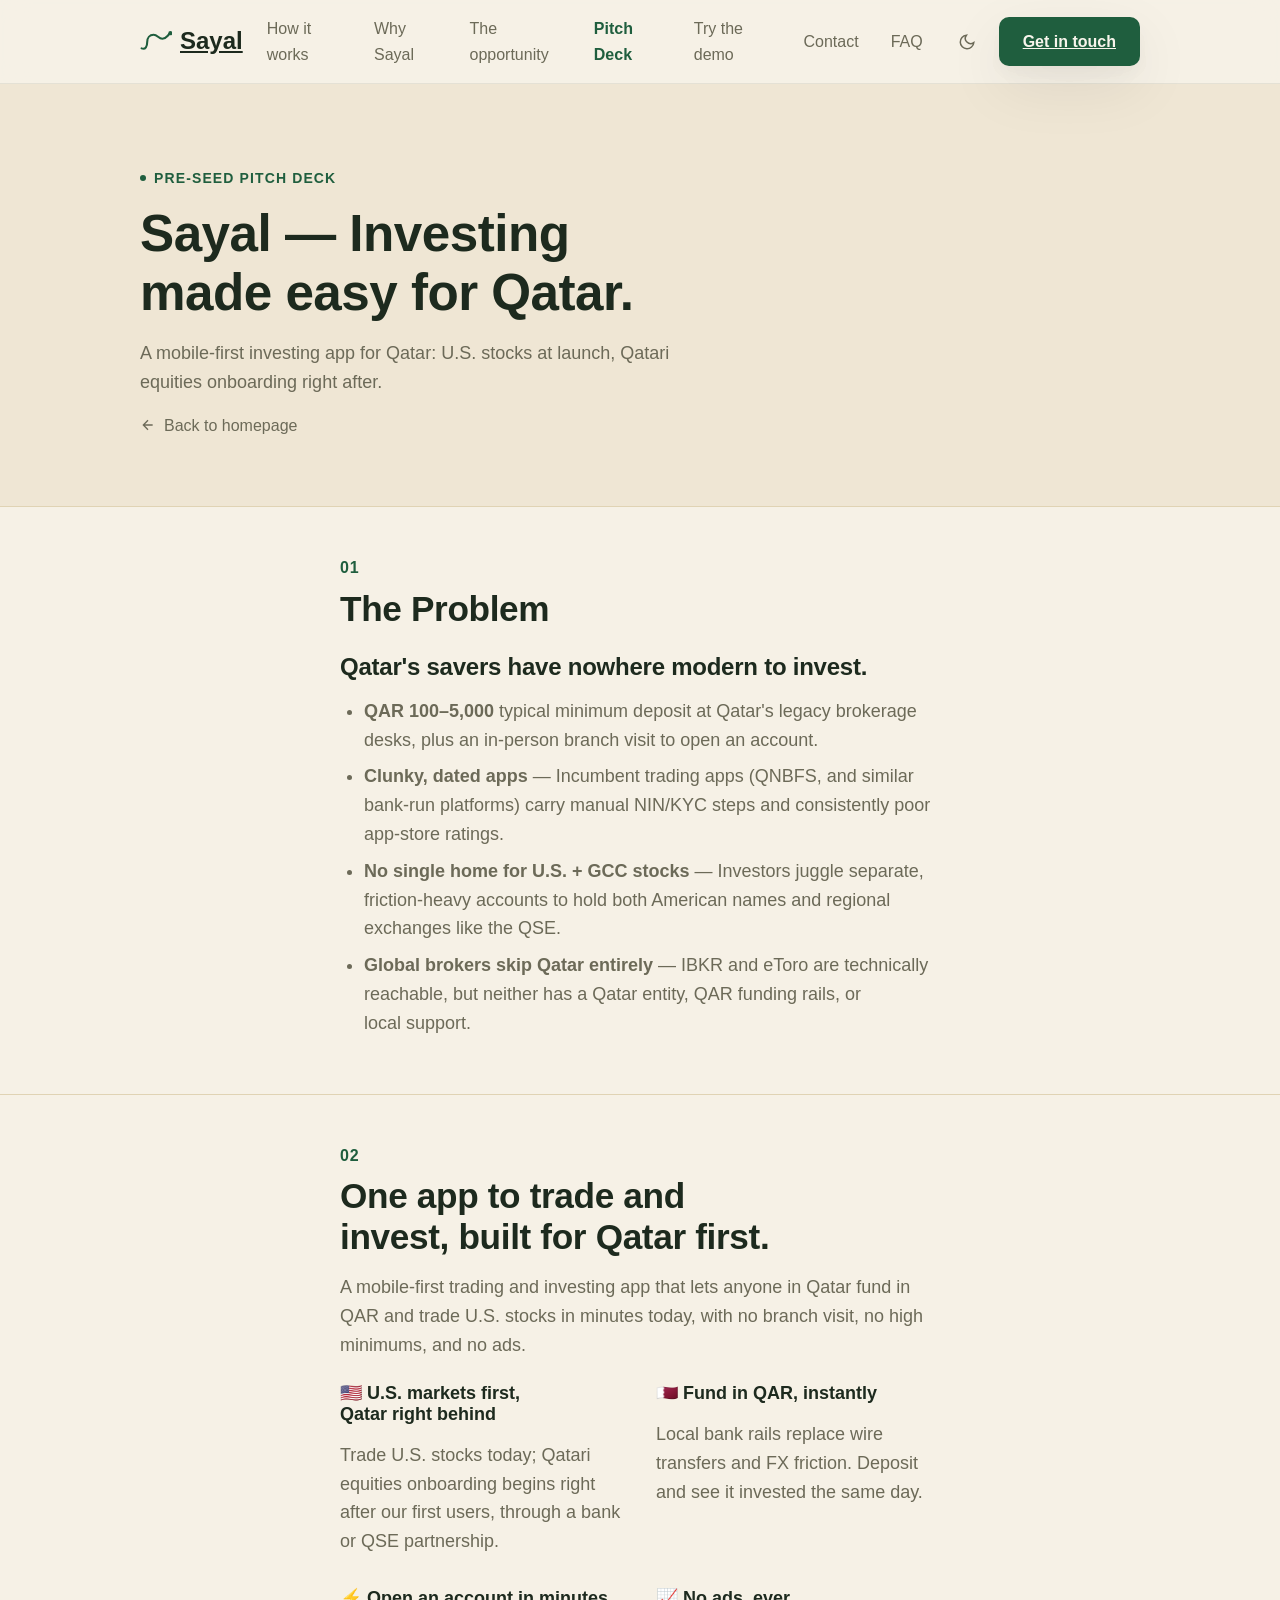
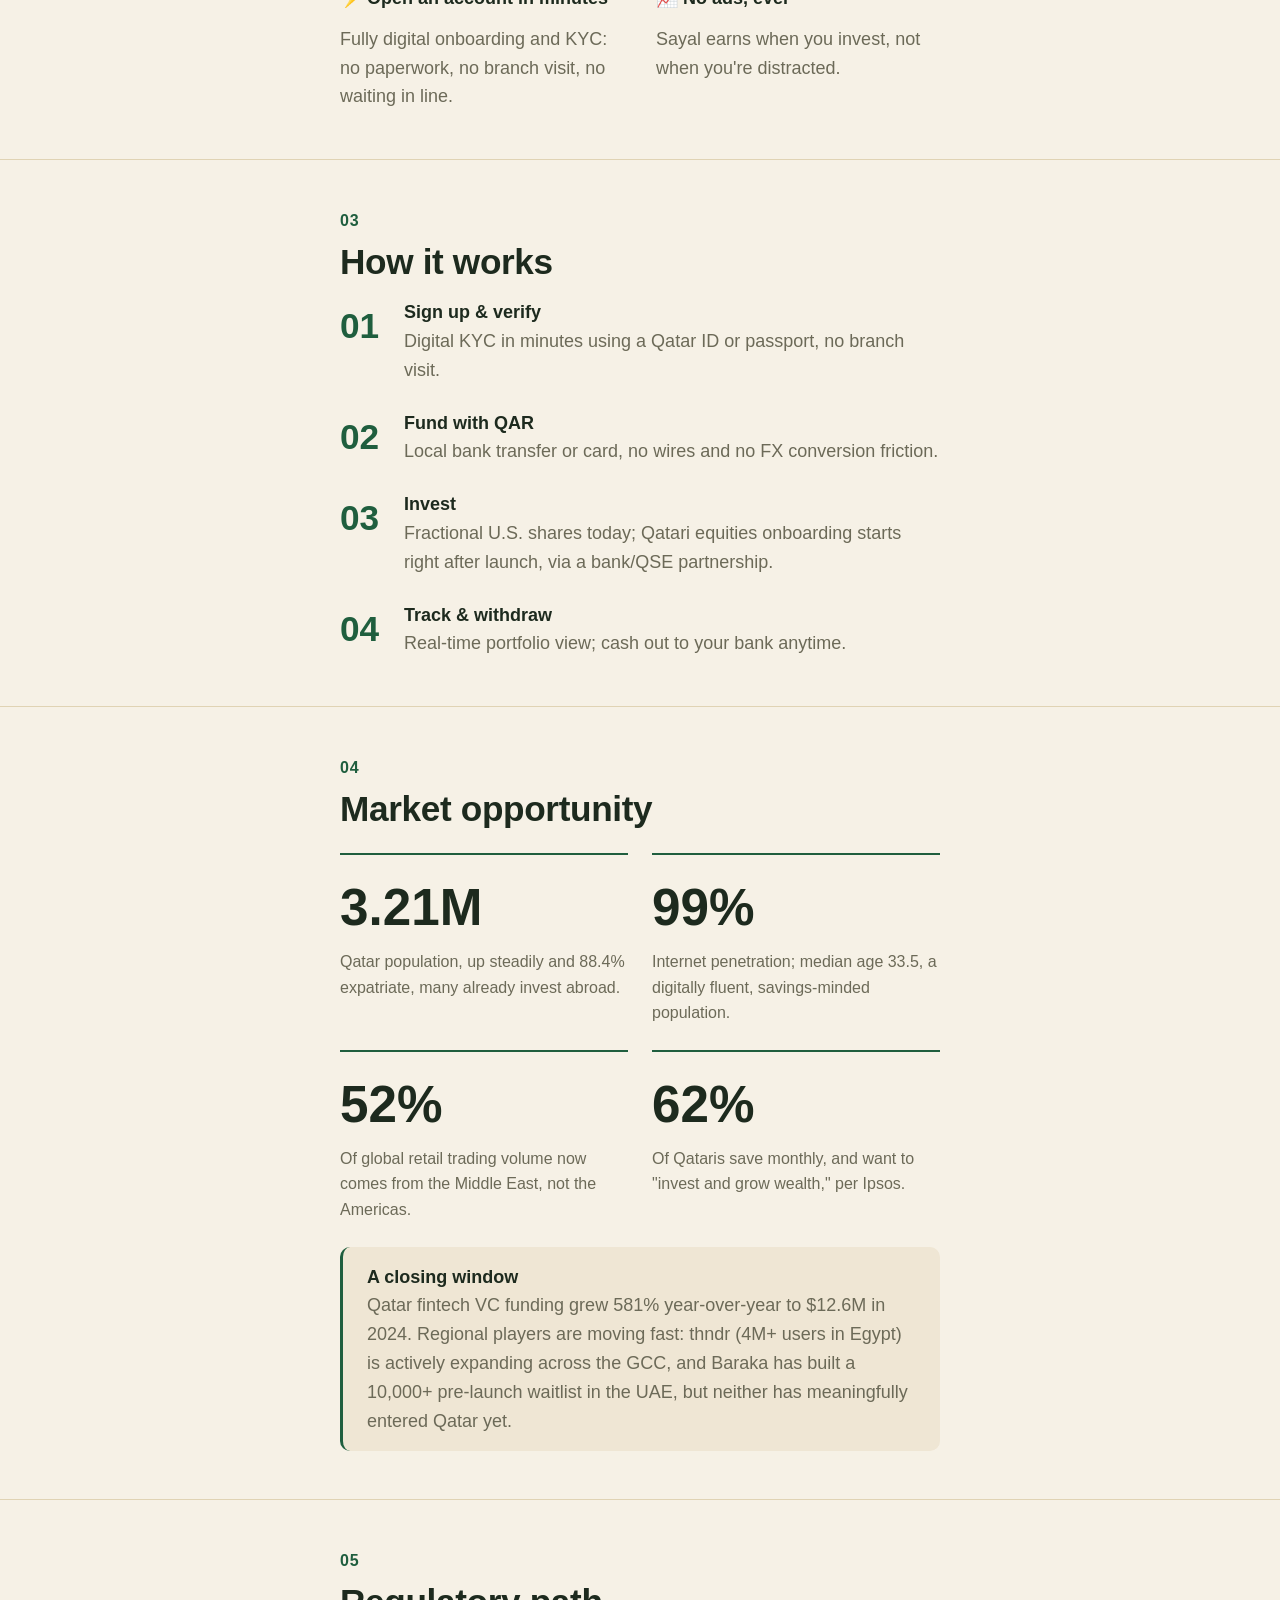
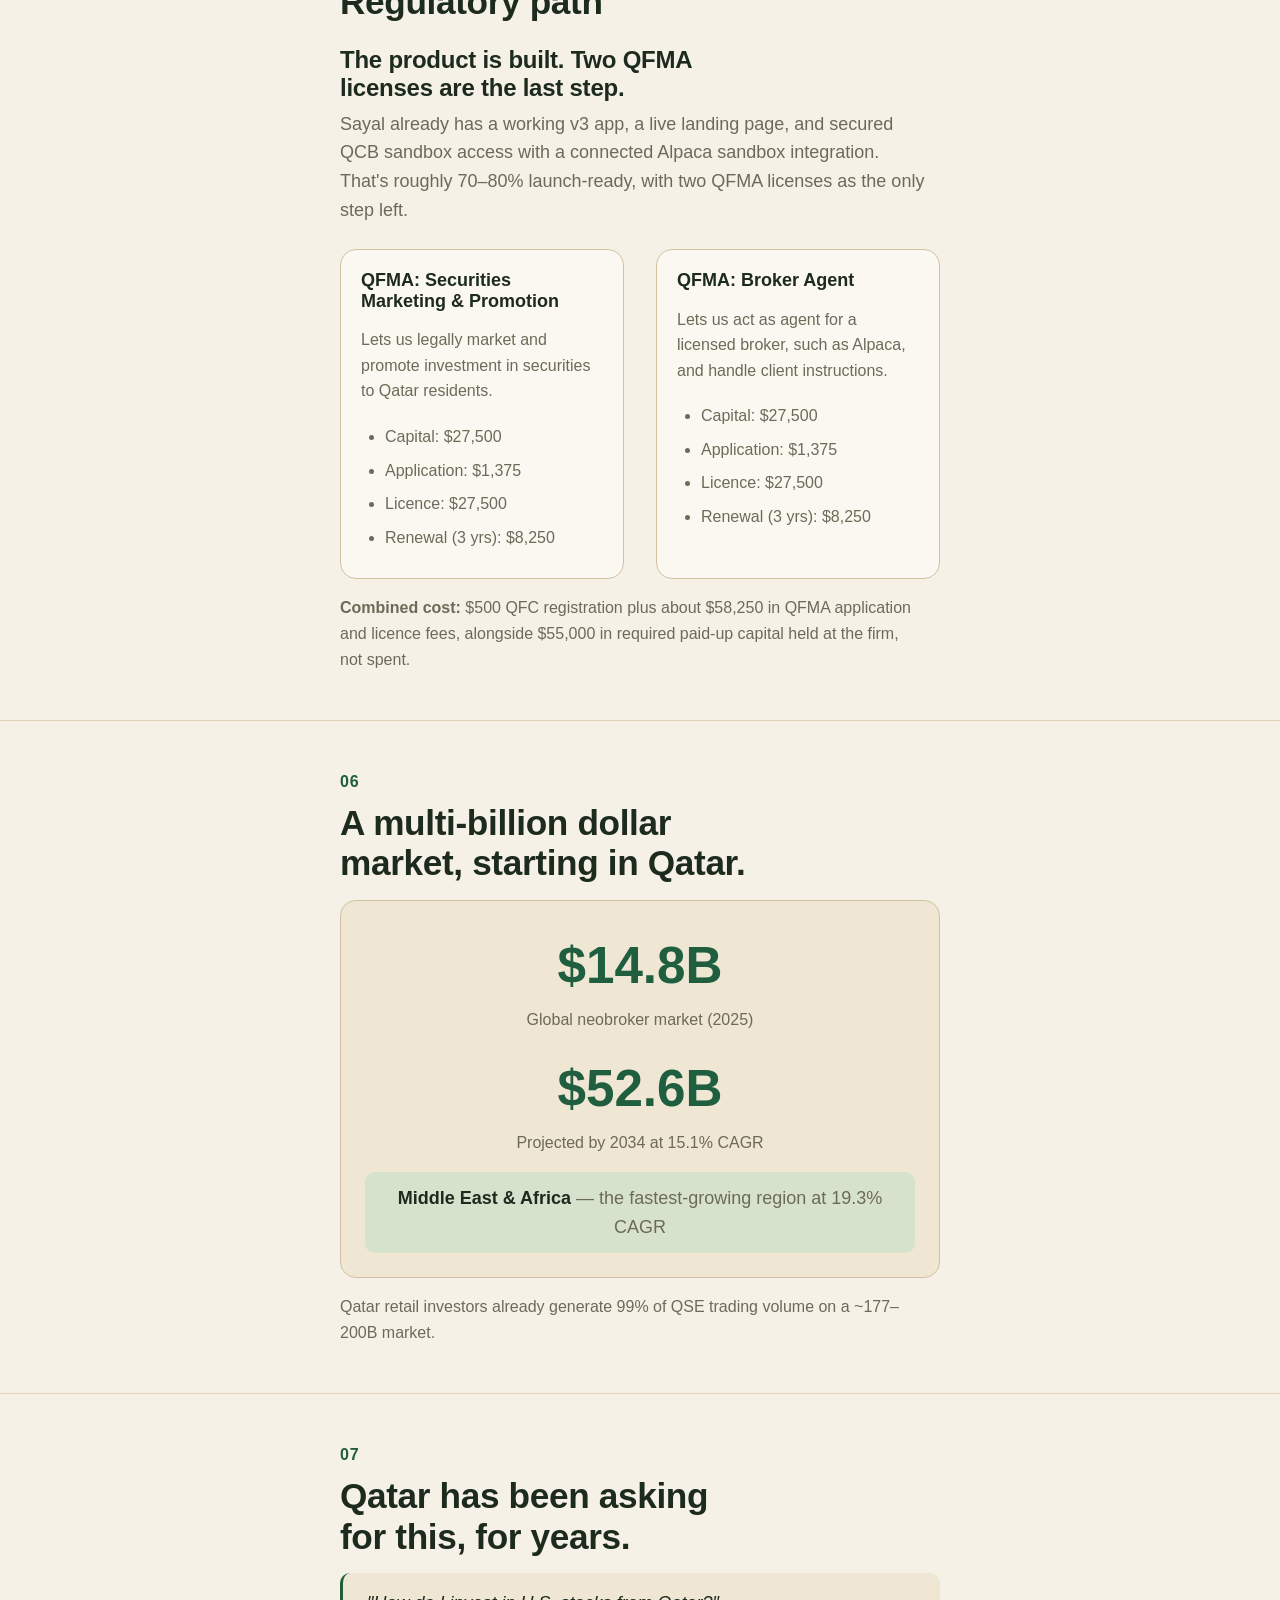
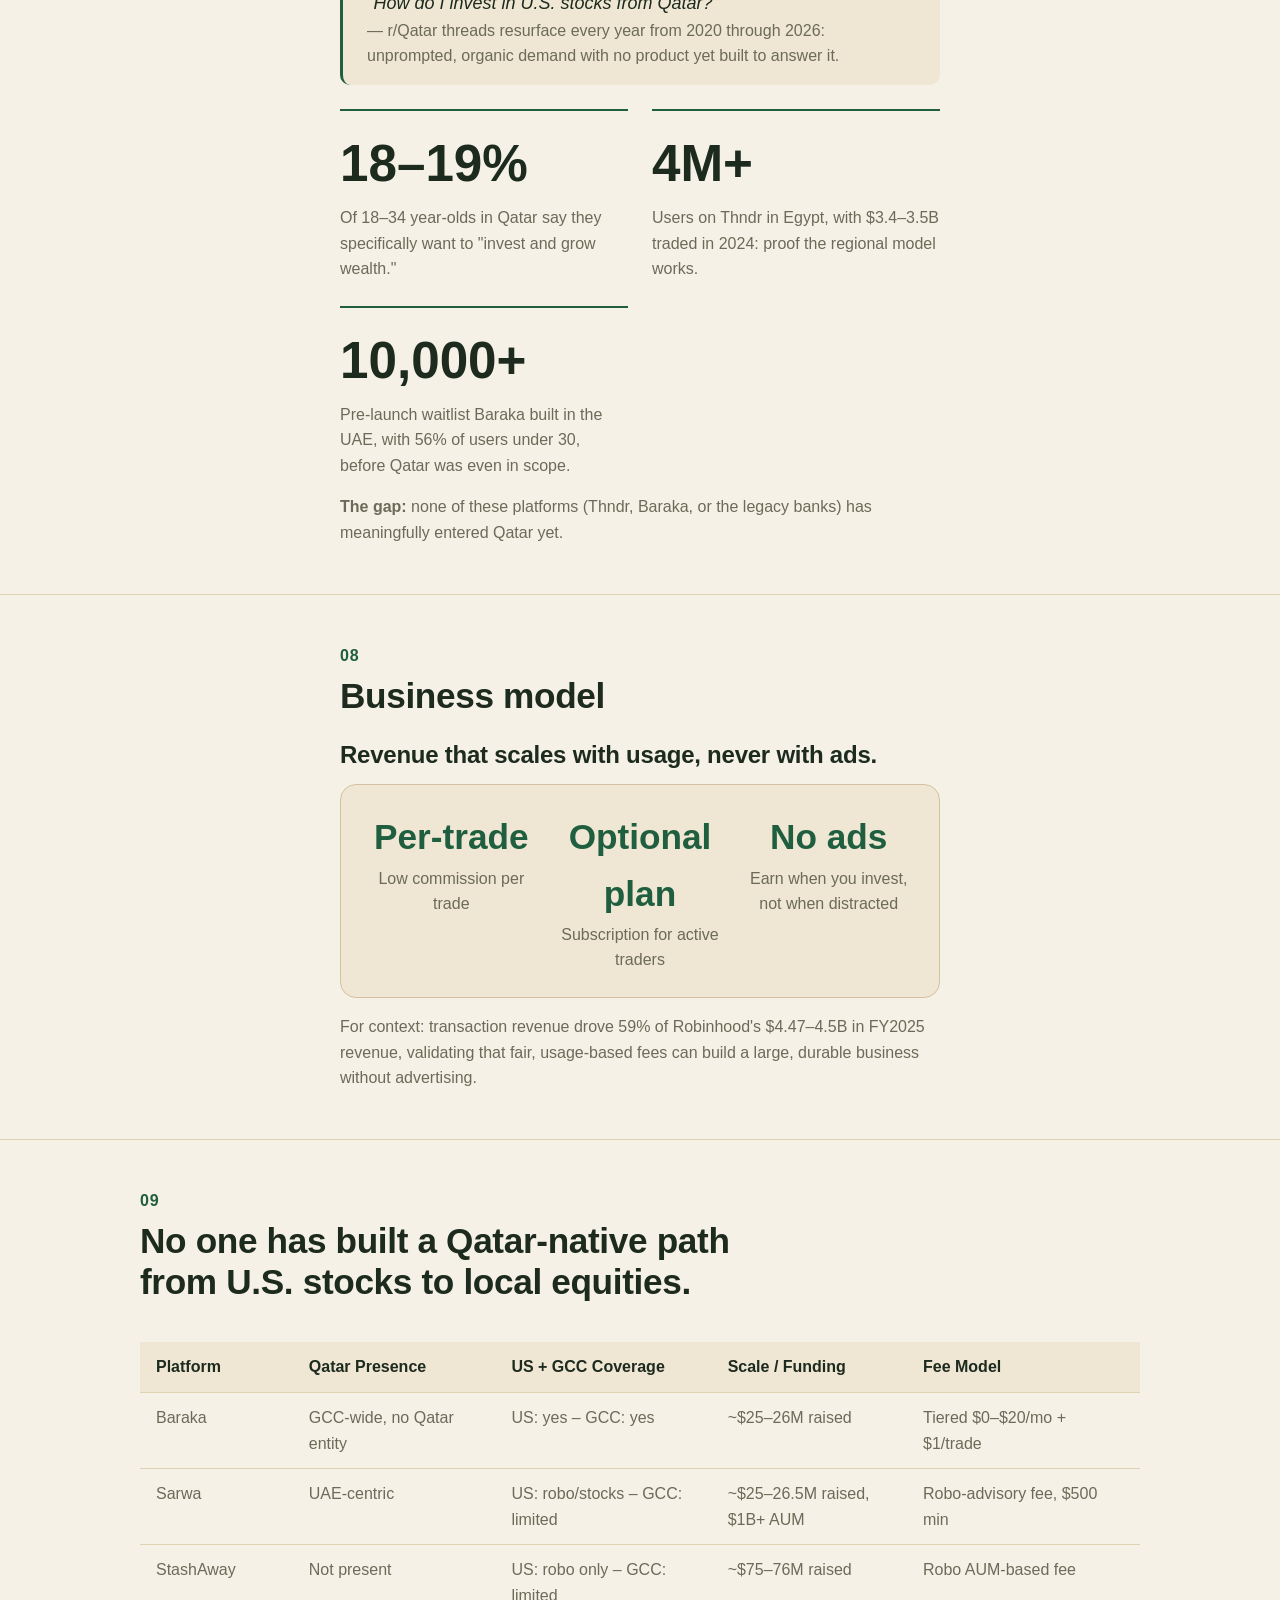
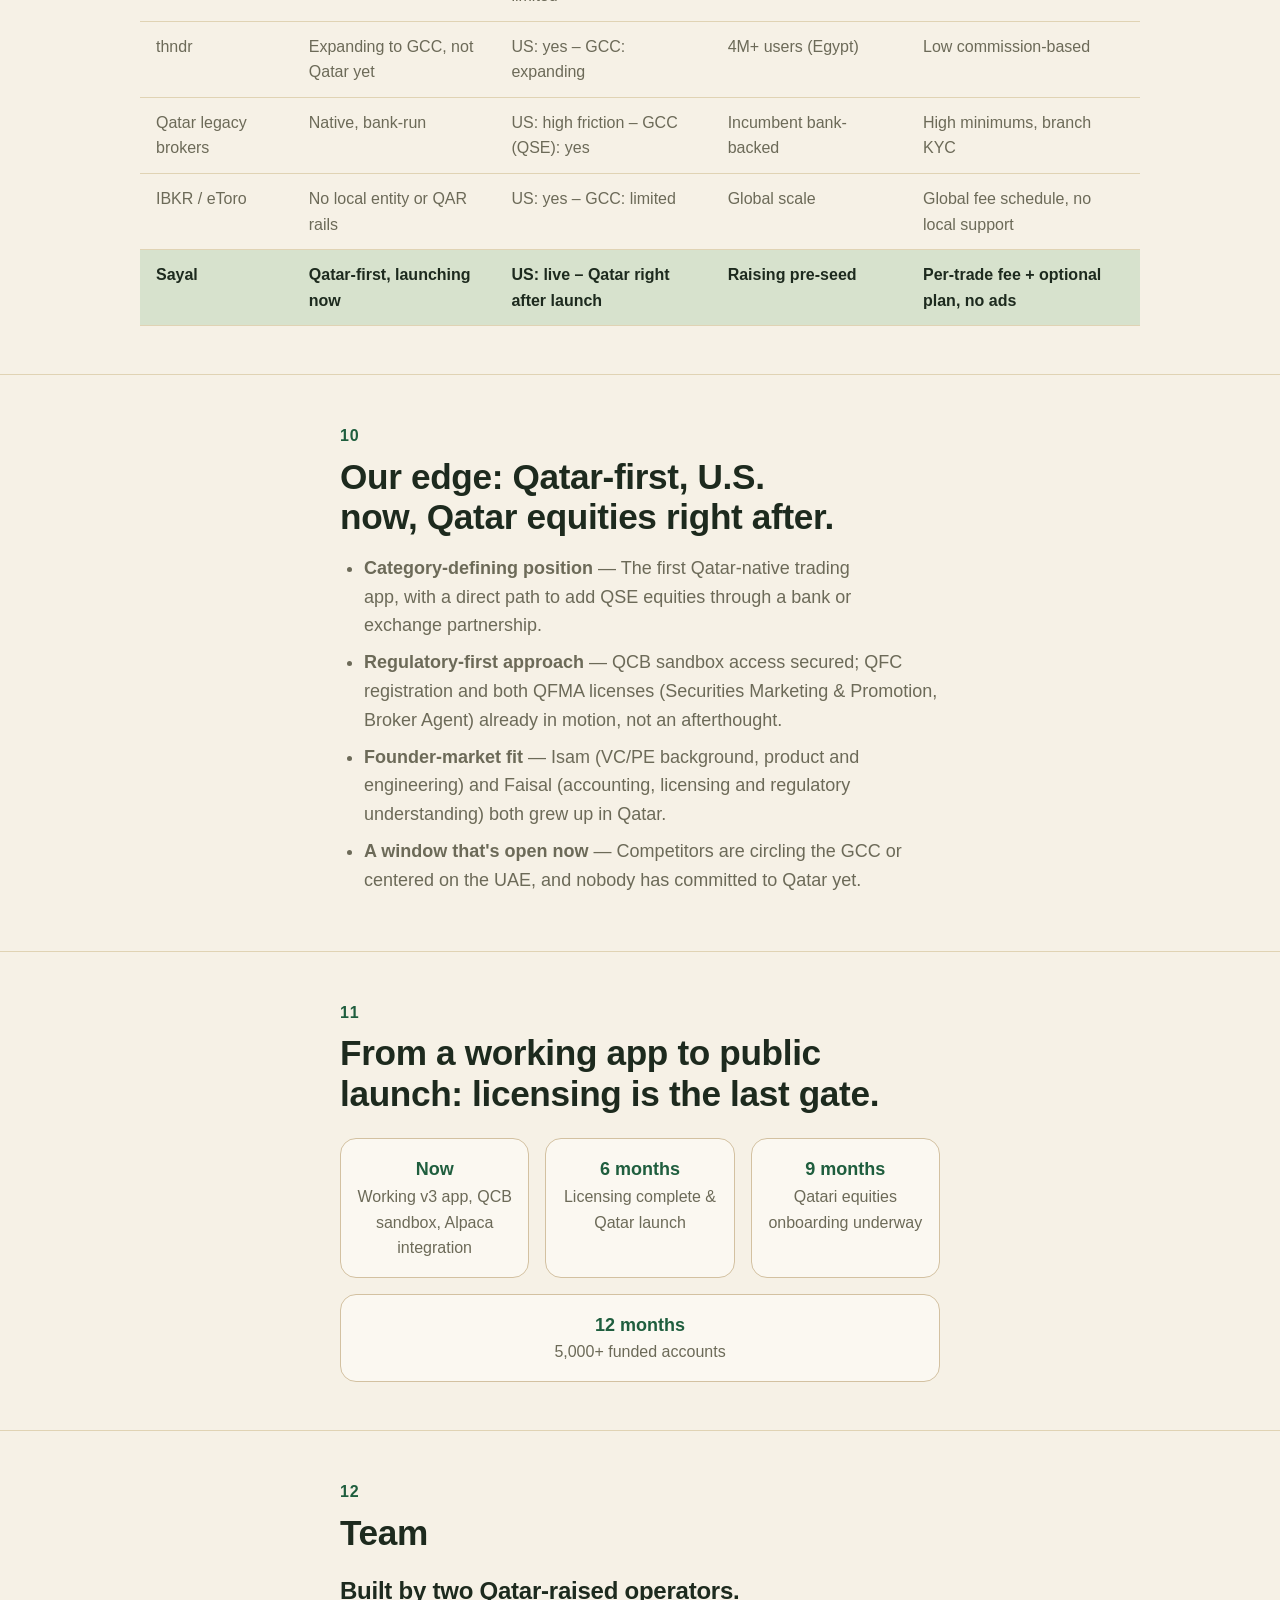
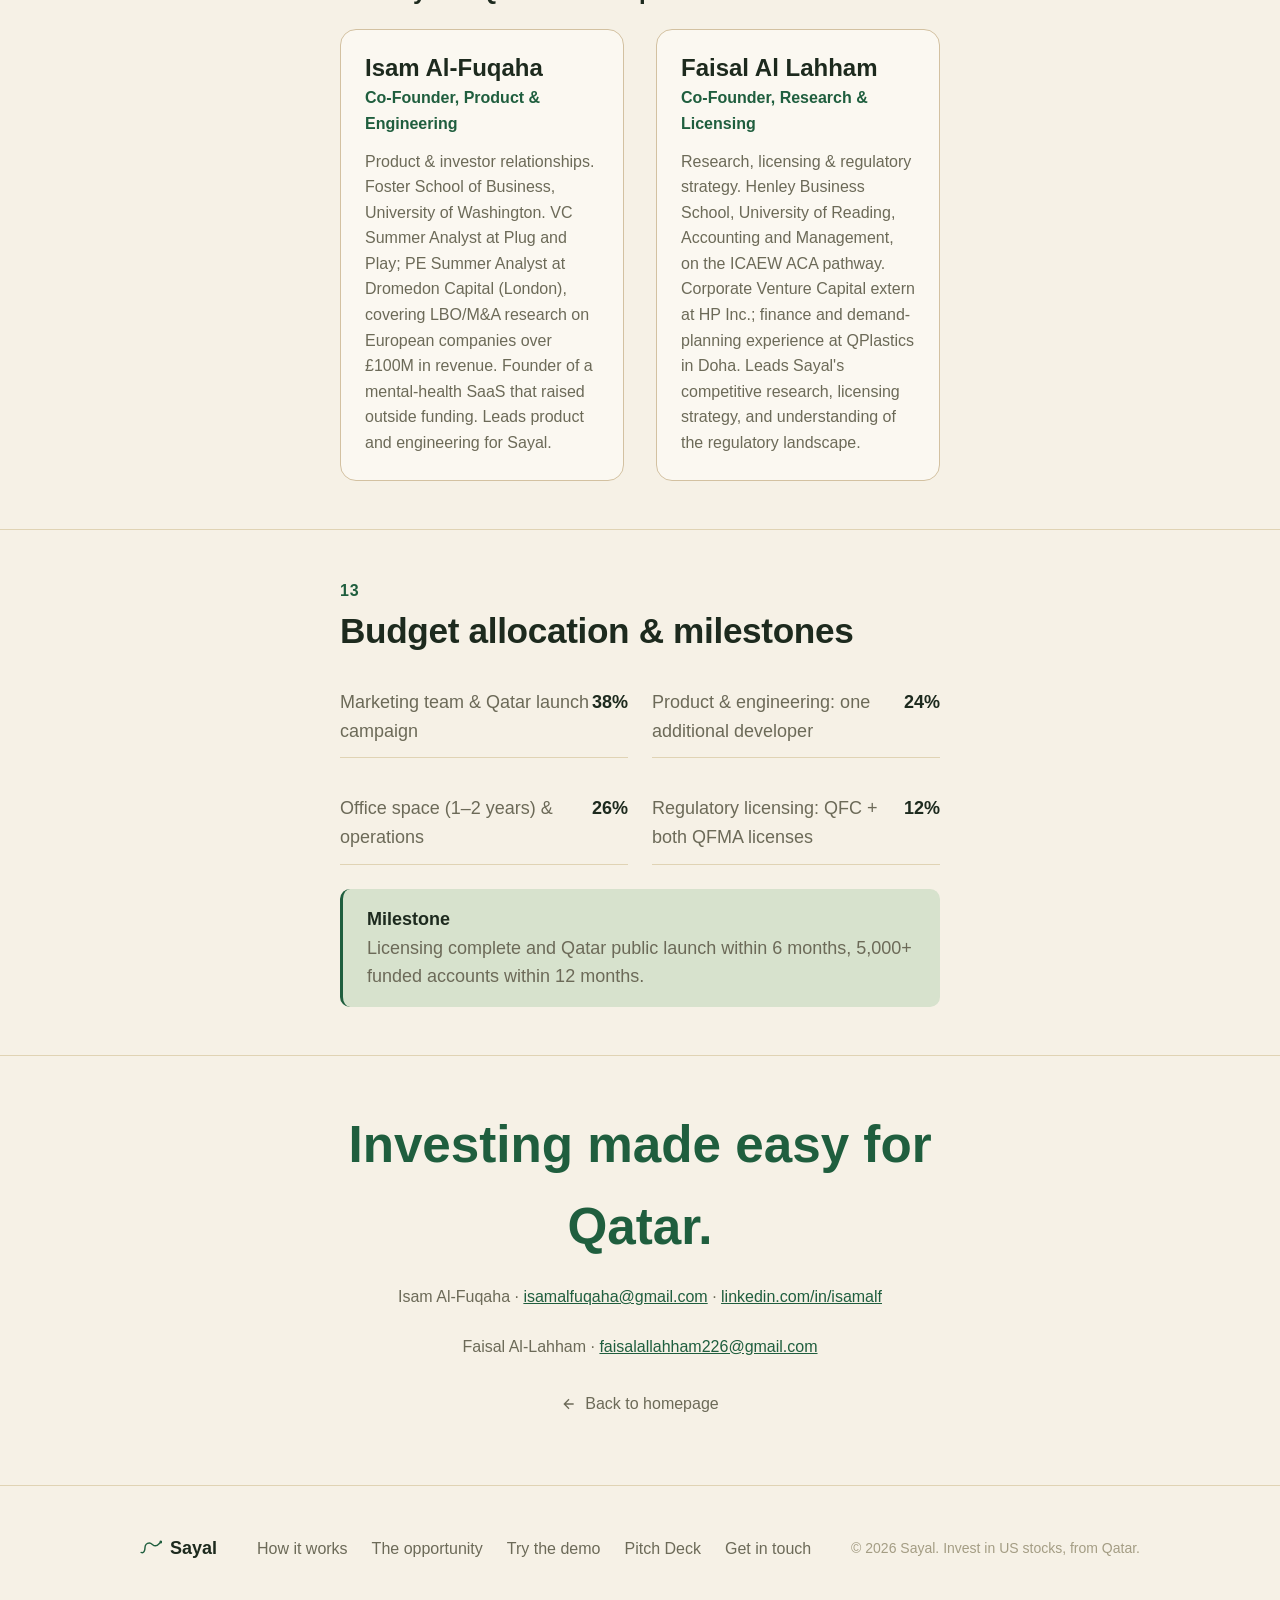
<file: index.html>
<!doctype html>
<html lang="en">
<head>
    <meta charset="UTF-8" />
    <meta name="viewport" content="width=device-width, initial-scale=1.0" />
    <title>Sayal — Pre‑Seed Pitch Deck</title>
    <meta name="description" content="Sayal's pre-seed pitch deck – invest in U.S. stocks from Qatar." />
    <meta property="og:title" content="Sayal — Pre‑Seed Pitch Deck" />
    <meta property="og:description" content="The complete pre-seed pitch deck for Sayal, the Qatar-first investing app." />
    <meta property="og:type" content="website" />

    <!-- Google Analytics -->
    <script async src="https://www.googletagmanager.com/gtag/js?id=G-SFCYG6K8Q2"></script>
    <script>
        window.dataLayer = window.dataLayer || [];
        function gtag() { dataLayer.push(arguments); }
        gtag('js', new Date());
        gtag('config', 'G-SFCYG6K8Q2');
    </script>

    <link rel="preconnect" href="https://api.fontshare.com" />
    <link rel="stylesheet" href="https://api.fontshare.com/v2/css?f[]=cabinet-grotesk@800,700,500&f[]=satoshi@400,500,700&display=swap" />

    <link rel="icon" type="image/svg+xml" href="data:image/svg+xml,%3Csvg xmlns='http://www.w3.org/2000/svg' viewBox='0 0 40 28'%3E%3Cpath d='M2 22c5 2 7-3 7-8s3-9 8-9 6 5 11 5 6-4 10-7' stroke='%231F5E3E' stroke-width='3' fill='none' stroke-linecap='round' stroke-linejoin='round'/%3E%3Ccircle cx='38' cy='3' r='3' fill='%231F5E3E'/%3E%3C/svg%3E" />

    <link rel="stylesheet" href="./base.css" />
    <link rel="stylesheet" href="./style.css" />

    <style>
        /* pitch-deck specific overrides */
        .pitch-deck-hero {
            padding-top: clamp(var(--space-12), 6vw, var(--space-20));
            padding-bottom: var(--space-16);
            background: var(--color-surface-offset);
            border-bottom: 1px solid var(--color-divider);
        }
        .pitch-deck-hero h1 {
            font-size: var(--text-2xl);
            max-width: 20ch;
        }
        .pitch-deck-hero .section-lede {
            max-width: 56ch;
        }

        .pitch-slide {
            padding-block: var(--space-12);
            border-bottom: 1px solid var(--color-divider);
        }
        .pitch-slide:last-of-type {
            border-bottom: none;
        }
        .pitch-slide .slide-number {
            font-family: var(--font-display);
            font-size: var(--text-sm);
            font-weight: 600;
            color: var(--color-primary);
            letter-spacing: 0.05em;
            margin-bottom: var(--space-2);
        }
        .pitch-slide h2 {
            font-size: var(--text-xl);
            font-weight: 700;
            margin-bottom: var(--space-4);
        }
        .pitch-slide h3 {
            font-size: var(--text-lg);
            font-weight: 600;
            margin-top: var(--space-6);
            margin-bottom: var(--space-2);
        }
        .pitch-slide h4 {
            font-family: var(--font-body);
            font-size: var(--text-base);
            font-weight: 700;
            margin-bottom: var(--space-1);
        }
        .pitch-slide p,
        .pitch-slide li {
            color: var(--color-text-muted);
            max-width: 68ch;
        }
        .pitch-slide ul,
        .pitch-slide ol {
            padding-left: var(--space-6);
            margin-top: var(--space-2);
        }
        .pitch-slide li {
            margin-bottom: var(--space-2);
        }
        .pitch-slide .stat-grid {
            display: grid;
            grid-template-columns: repeat(auto-fit, minmax(200px, 1fr));
            gap: var(--space-6);
            margin-top: var(--space-6);
        }
        .pitch-slide .stat-grid .stat-item {
            border-top: 2px solid var(--color-primary);
            padding-top: var(--space-3);
        }
        .pitch-slide .stat-grid .stat-item .number {
            font-family: var(--font-display);
            font-size: var(--text-2xl);
            font-weight: 700;
            color: var(--color-text);
        }
        .pitch-slide .stat-grid .stat-item .label {
            font-size: var(--text-sm);
            color: var(--color-text-muted);
        }

        .pitch-slide .two-col {
            display: grid;
            grid-template-columns: 1fr 1fr;
            gap: var(--space-8);
            margin-top: var(--space-6);
        }
        .pitch-slide .two-col .col {
            display: flex;
            flex-direction: column;
            gap: var(--space-3);
        }

        .pitch-slide .team-grid {
            display: grid;
            grid-template-columns: 1fr 1fr;
            gap: var(--space-8);
            margin-top: var(--space-6);
        }
        .pitch-slide .team-card {
            background: var(--color-surface);
            border: 1px solid var(--color-border);
            border-radius: var(--radius-lg);
            padding: var(--space-6);
        }
        .pitch-slide .team-card h4 {
            font-size: var(--text-lg);
            margin-bottom: var(--space-1);
        }
        .pitch-slide .team-card .role {
            font-size: var(--text-sm);
            font-weight: 600;
            color: var(--color-primary);
            margin-bottom: var(--space-3);
        }
        .pitch-slide .team-card p {
            font-size: var(--text-sm);
            color: var(--color-text-muted);
        }

        .pitch-slide .competition-table {
            width: 100%;
            border-collapse: collapse;
            font-size: var(--text-sm);
            margin-top: var(--space-6);
        }
        .pitch-slide .competition-table th,
        .pitch-slide .competition-table td {
            padding: var(--space-3) var(--space-4);
            border-bottom: 1px solid var(--color-divider);
            text-align: left;
            vertical-align: top;
        }
        .pitch-slide .competition-table th {
            font-weight: 600;
            color: var(--color-text);
            background: var(--color-surface-offset);
        }
        .pitch-slide .competition-table td {
            color: var(--color-text-muted);
        }
        .pitch-slide .competition-table .highlight-row td {
            background: var(--color-primary-highlight);
            color: var(--color-text);
            font-weight: 600;
        }
        .pitch-slide .competition-table .highlight-row td a {
            color: var(--color-primary);
            font-weight: 700;
        }

        .pitch-slide .chip {
            display: inline-block;
            background: var(--color-primary-highlight);
            color: var(--color-primary);
            font-size: var(--text-xs);
            font-weight: 600;
            padding: var(--space-1) var(--space-3);
            border-radius: var(--radius-full);
            margin-right: var(--space-2);
        }

        .pitch-slide .budget-grid {
            display: grid;
            grid-template-columns: 1fr 1fr;
            gap: var(--space-6);
            margin-top: var(--space-6);
        }
        .pitch-slide .budget-item {
            display: flex;
            justify-content: space-between;
            padding: var(--space-3) 0;
            border-bottom: 1px solid var(--color-divider);
        }
        .pitch-slide .budget-item .label {
            color: var(--color-text-muted);
        }
        .pitch-slide .budget-item .value {
            font-weight: 600;
            color: var(--color-text);
        }

        .back-link {
            display: inline-flex;
            align-items: center;
            gap: var(--space-2);
            font-size: var(--text-sm);
            color: var(--color-text-muted);
            text-decoration: none;
            margin-top: var(--space-4);
        }
        .back-link:hover {
            color: var(--color-text);
        }
        .back-link svg {
            width: 16px;
            height: 16px;
        }

        @media (max-width: 768px) {
            .pitch-slide .two-col {
                grid-template-columns: 1fr;
                gap: var(--space-4);
            }
            .pitch-slide .team-grid {
                grid-template-columns: 1fr;
            }
            .pitch-slide .budget-grid {
                grid-template-columns: 1fr;
            }
            .pitch-slide .competition-table {
                font-size: var(--text-xs);
            }
            .pitch-slide .competition-table th,
            .pitch-slide .competition-table td {
                padding: var(--space-2) var(--space-2);
            }
            .pitch-slide .stat-grid {
                grid-template-columns: 1fr;
            }
        }
        @media (max-width: 480px) {
            .pitch-slide .competition-table {
                display: block;
                overflow-x: auto;
                white-space: nowrap;
            }
        }
    </style>
</head>
<body>
    <a href="#main" class="skip-link">Skip to content</a>

    <!-- Icon sprite defs -->
    <svg width="0" height="0" style="position:absolute">
        <defs>
            <pattern id="dot-grid" width="22" height="22" patternUnits="userSpaceOnUse">
                <circle cx="2" cy="2" r="1.4" fill="currentColor" opacity="0.35" />
            </pattern>
        </defs>
    </svg>

    <!-- ================= HEADER ================= -->
    <header class="site-header" data-header>
        <nav class="nav container" aria-label="Primary">
            <a href="./index.html" class="logo" aria-label="Sayal home">
                <svg viewBox="0 0 40 28" fill="none" aria-hidden="true">
                    <path d="M2 22c5 2 7-3 7-8s3-9 8-9 6 5 11 5 6-4 10-7" stroke="currentColor" stroke-width="2.6" stroke-linecap="round" stroke-linejoin="round" />
                    <circle cx="38" cy="3" r="2.6" fill="currentColor" />
                </svg>
                Sayal
            </a>

            <div class="nav-links">
                <a href="./index.html#how-it-works">How it works</a>
                <a href="./index.html#why-sayal">Why Sayal</a>
                <a href="./index.html#opportunity">The opportunity</a>
                <a href="./pitch-deck.html" aria-current="page" style="color:var(--color-primary);font-weight:600;">Pitch Deck</a>
                <a href="./index.html#demo">Try the demo</a>
                <a href="./index.html#contact">Contact</a>
                <a href="./index.html#faq">FAQ</a>
            </div>

            <div class="nav-actions">
                <button class="theme-toggle" data-theme-toggle aria-label="Switch to dark mode">
                    <svg viewBox="0 0 24 24" fill="none" stroke="currentColor" stroke-width="2" aria-hidden="true"><path d="M21 12.79A9 9 0 1 1 11.21 3 7 7 0 0 0 21 12.79z"/></svg>
                </button>
                <a href="./index.html#contact" class="btn btn-primary">Get in touch</a>
                <button class="nav-toggle" data-menu-toggle aria-label="Open menu" aria-expanded="false">
                    <svg viewBox="0 0 24 24" fill="none" stroke="currentColor" stroke-width="2" aria-hidden="true"><line x1="4" y1="7" x2="20" y2="7"/><line x1="4" y1="12" x2="20" y2="12"/><line x1="4" y1="17" x2="20" y2="17"/></svg>
                </button>
            </div>
        </nav>
    </header>

    <div class="mobile-menu" data-mobile-menu>
        <a href="./index.html#how-it-works" data-menu-link>How it works</a>
        <a href="./index.html#why-sayal" data-menu-link>Why Sayal</a>
        <a href="./index.html#opportunity" data-menu-link>The opportunity</a>
        <a href="./pitch-deck.html" data-menu-link style="color:var(--color-primary);font-weight:600;">Pitch Deck</a>
        <a href="./index.html#demo" data-menu-link>Try the demo</a>
        <a href="./index.html#contact" data-menu-link>Contact</a>
        <a href="./index.html#faq" data-menu-link>FAQ</a>
        <a href="./index.html#contact" class="btn btn-primary" data-menu-link>Get in touch</a>
    </div>

    <!-- ================= MAIN ================= -->
    <main id="main">

        <!-- ===== HERO ===== -->
        <section class="pitch-deck-hero">
            <div class="container">
                <p class="eyebrow">Pre‑Seed Pitch Deck</p>
                <h1>Sayal — Investing made easy for Qatar.</h1>
                <p class="section-lede">A mobile-first investing app for Qatar: U.S. stocks at launch, Qatari equities onboarding right after.</p>
                <a href="./index.html" class="back-link">
                    <svg viewBox="0 0 24 24" fill="none" stroke="currentColor" stroke-width="2"><path d="M19 12H5M12 19l-7-7 7-7"/></svg>
                    Back to homepage
                </a>
            </div>
        </section>

        <!-- ===== SLIDE 1: THE PROBLEM ===== -->
        <section class="pitch-slide">
            <div class="container container--narrow">
                <p class="slide-number">01</p>
                <h2>The Problem</h2>
                <h3 style="font-size:var(--text-lg);font-weight:700;margin-bottom:var(--space-4);">Qatar's savers have nowhere modern to invest.</h3>
                <ul>
                    <li><strong>QAR 100–5,000</strong> typical minimum deposit at Qatar's legacy brokerage desks, plus an in-person branch visit to open an account.</li>
                    <li><strong>Clunky, dated apps</strong> — Incumbent trading apps (QNBFS, and similar bank-run platforms) carry manual NIN/KYC steps and consistently poor app-store ratings.</li>
                    <li><strong>No single home for U.S. + GCC stocks</strong> — Investors juggle separate, friction-heavy accounts to hold both American names and regional exchanges like the QSE.</li>
                    <li><strong>Global brokers skip Qatar entirely</strong> — IBKR and eToro are technically reachable, but neither has a Qatar entity, QAR funding rails, or local support.</li>
                </ul>
            </div>
        </section>

        <!-- ===== SLIDE 2: THE SOLUTION ===== -->
        <section class="pitch-slide">
            <div class="container container--narrow">
                <p class="slide-number">02</p>
                <h2>One app to trade and invest, built for Qatar first.</h2>
                <p>A mobile-first trading and investing app that lets anyone in Qatar fund in QAR and trade U.S. stocks in minutes today, with no branch visit, no high minimums, and no ads.</p>
                <div class="two-col" style="margin-top:var(--space-6);">
                    <div class="col">
                        <h4>🇺🇸 U.S. markets first, Qatar right behind</h4>
                        <p>Trade U.S. stocks today; Qatari equities onboarding begins right after our first users, through a bank or QSE partnership.</p>
                    </div>
                    <div class="col">
                        <h4>🇶🇦 Fund in QAR, instantly</h4>
                        <p>Local bank rails replace wire transfers and FX friction. Deposit and see it invested the same day.</p>
                    </div>
                    <div class="col">
                        <h4>⚡ Open an account in minutes</h4>
                        <p>Fully digital onboarding and KYC: no paperwork, no branch visit, no waiting in line.</p>
                    </div>
                    <div class="col">
                        <h4>📈 No ads, ever</h4>
                        <p>Sayal earns when you invest, not when you're distracted.</p>
                    </div>
                </div>
            </div>
        </section>

        <!-- ===== SLIDE 3: HOW IT WORKS ===== -->
        <section class="pitch-slide">
            <div class="container container--narrow">
                <p class="slide-number">03</p>
                <h2>How it works</h2>
                <div style="display:flex;flex-direction:column;gap:var(--space-6);margin-top:var(--space-4);">
                    <div style="display:grid;grid-template-columns:48px 1fr;gap:var(--space-4);align-items:start;">
                        <span style="font-family:var(--font-display);font-size:var(--text-xl);font-weight:700;color:var(--color-primary);">01</span>
                        <div><strong>Sign up &amp; verify</strong><br><span style="color:var(--color-text-muted);">Digital KYC in minutes using a Qatar ID or passport, no branch visit.</span></div>
                    </div>
                    <div style="display:grid;grid-template-columns:48px 1fr;gap:var(--space-4);align-items:start;">
                        <span style="font-family:var(--font-display);font-size:var(--text-xl);font-weight:700;color:var(--color-primary);">02</span>
                        <div><strong>Fund with QAR</strong><br><span style="color:var(--color-text-muted);">Local bank transfer or card, no wires and no FX conversion friction.</span></div>
                    </div>
                    <div style="display:grid;grid-template-columns:48px 1fr;gap:var(--space-4);align-items:start;">
                        <span style="font-family:var(--font-display);font-size:var(--text-xl);font-weight:700;color:var(--color-primary);">03</span>
                        <div><strong>Invest</strong><br><span style="color:var(--color-text-muted);">Fractional U.S. shares today; Qatari equities onboarding starts right after launch, via a bank/QSE partnership.</span></div>
                    </div>
                    <div style="display:grid;grid-template-columns:48px 1fr;gap:var(--space-4);align-items:start;">
                        <span style="font-family:var(--font-display);font-size:var(--text-xl);font-weight:700;color:var(--color-primary);">04</span>
                        <div><strong>Track &amp; withdraw</strong><br><span style="color:var(--color-text-muted);">Real-time portfolio view; cash out to your bank anytime.</span></div>
                    </div>
                </div>
            </div>
        </section>

        <!-- ===== SLIDE 4: MARKET OPPORTUNITY ===== -->
        <section class="pitch-slide">
            <div class="container container--narrow">
                <p class="slide-number">04</p>
                <h2>Market opportunity</h2>
                <div class="stat-grid">
                    <div class="stat-item">
                        <div class="number">3.21M</div>
                        <div class="label">Qatar population, up steadily and 88.4% expatriate, many already invest abroad.</div>
                    </div>
                    <div class="stat-item">
                        <div class="number">99%</div>
                        <div class="label">Internet penetration; median age 33.5, a digitally fluent, savings-minded population.</div>
                    </div>
                    <div class="stat-item">
                        <div class="number">52%</div>
                        <div class="label">Of global retail trading volume now comes from the Middle East, not the Americas.</div>
                    </div>
                    <div class="stat-item">
                        <div class="number">62%</div>
                        <div class="label">Of Qataris save monthly, and want to "invest and grow wealth," per Ipsos.</div>
                    </div>
                </div>
                <div style="margin-top:var(--space-6);padding:var(--space-4) var(--space-6);background:var(--color-surface-offset);border-radius:var(--radius-md);border-left:3px solid var(--color-primary);">
                    <p style="margin:0;font-weight:600;color:var(--color-text);">A closing window</p>
                    <p style="margin:0;color:var(--color-text-muted);">Qatar fintech VC funding grew 581% year-over-year to $12.6M in 2024. Regional players are moving fast: thndr (4M+ users in Egypt) is actively expanding across the GCC, and Baraka has built a 10,000+ pre-launch waitlist in the UAE, but neither has meaningfully entered Qatar yet.</p>
                </div>
            </div>
        </section>

        <!-- ===== SLIDE 5: REGULATORY PATH ===== -->
        <section class="pitch-slide">
            <div class="container container--narrow">
                <p class="slide-number">05</p>
                <h2>Regulatory path</h2>
                <h3>The product is built. Two QFMA licenses are the last step.</h3>
                <p>Sayal already has a working v3 app, a live landing page, and secured QCB sandbox access with a connected Alpaca sandbox integration. That's roughly 70–80% launch-ready, with two QFMA licenses as the only step left.</p>
                <div class="two-col" style="margin-top:var(--space-6);">
                    <div class="col" style="background:var(--color-surface);border:1px solid var(--color-border);border-radius:var(--radius-lg);padding:var(--space-5);">
                        <h4>QFMA: Securities Marketing &amp; Promotion</h4>
                        <p style="font-size:var(--text-sm);">Lets us legally market and promote investment in securities to Qatar residents.</p>
                        <ul style="font-size:var(--text-sm);">
                            <li>Capital: $27,500</li>
                            <li>Application: $1,375</li>
                            <li>Licence: $27,500</li>
                            <li>Renewal (3 yrs): $8,250</li>
                        </ul>
                    </div>
                    <div class="col" style="background:var(--color-surface);border:1px solid var(--color-border);border-radius:var(--radius-lg);padding:var(--space-5);">
                        <h4>QFMA: Broker Agent</h4>
                        <p style="font-size:var(--text-sm);">Lets us act as agent for a licensed broker, such as Alpaca, and handle client instructions.</p>
                        <ul style="font-size:var(--text-sm);">
                            <li>Capital: $27,500</li>
                            <li>Application: $1,375</li>
                            <li>Licence: $27,500</li>
                            <li>Renewal (3 yrs): $8,250</li>
                        </ul>
                    </div>
                </div>
                <p style="margin-top:var(--space-4);font-size:var(--text-sm);"><strong>Combined cost:</strong> $500 QFC registration plus about $58,250 in QFMA application and licence fees, alongside $55,000 in required paid-up capital held at the firm, not spent.</p>
            </div>
        </section>

        <!-- ===== SLIDE 6: MARKET SIZE ===== -->
        <section class="pitch-slide">
            <div class="container container--narrow">
                <p class="slide-number">06</p>
                <h2>A multi-billion dollar market, starting in Qatar.</h2>
                <div style="background:var(--color-surface-offset);border-radius:var(--radius-lg);padding:var(--space-6);margin-top:var(--space-4);text-align:center;border:1px solid var(--color-border);">
                    <div style="font-family:var(--font-display);font-size:var(--text-2xl);font-weight:700;color:var(--color-primary);">$14.8B</div>
                    <div style="color:var(--color-text-muted);font-size:var(--text-sm);">Global neobroker market (2025)</div>
                    <div style="font-family:var(--font-display);font-size:var(--text-2xl);font-weight:700;color:var(--color-primary);margin-top:var(--space-4);">$52.6B</div>
                    <div style="color:var(--color-text-muted);font-size:var(--text-sm);">Projected by 2034 at 15.1% CAGR</div>
                    <div style="margin-top:var(--space-4);padding:var(--space-3);background:var(--color-primary-highlight);border-radius:var(--radius-md);">
                        <span style="font-weight:700;color:var(--color-text);">Middle East &amp; Africa</span>
                        <span style="color:var(--color-text-muted);"> — the fastest-growing region at 19.3% CAGR</span>
                    </div>
                </div>
                <p style="margin-top:var(--space-4);font-size:var(--text-sm);color:var(--color-text-muted);">Qatar retail investors already generate 99% of QSE trading volume on a ~177–200B market.</p>
            </div>
        </section>

        <!-- ===== SLIDE 7: DEMAND ===== -->
        <section class="pitch-slide">
            <div class="container container--narrow">
                <p class="slide-number">07</p>
                <h2>Qatar has been asking for this, for years.</h2>
                <div style="background:var(--color-surface-offset);border-radius:var(--radius-md);padding:var(--space-4) var(--space-6);border-left:3px solid var(--color-primary);margin-top:var(--space-4);">
                    <p style="margin:0;font-style:italic;color:var(--color-text);">"How do I invest in U.S. stocks from Qatar?"</p>
                    <p style="margin:0;font-size:var(--text-sm);color:var(--color-text-muted);">— r/Qatar threads resurface every year from 2020 through 2026: unprompted, organic demand with no product yet built to answer it.</p>
                </div>
                <div class="stat-grid" style="margin-top:var(--space-6);">
                    <div class="stat-item">
                        <div class="number">18–19%</div>
                        <div class="label">Of 18–34 year-olds in Qatar say they specifically want to "invest and grow wealth."</div>
                    </div>
                    <div class="stat-item">
                        <div class="number">4M+</div>
                        <div class="label">Users on Thndr in Egypt, with $3.4–3.5B traded in 2024: proof the regional model works.</div>
                    </div>
                    <div class="stat-item">
                        <div class="number">10,000+</div>
                        <div class="label">Pre-launch waitlist Baraka built in the UAE, with 56% of users under 30, before Qatar was even in scope.</div>
                    </div>
                </div>
                <p style="margin-top:var(--space-4);font-size:var(--text-sm);color:var(--color-text-muted);"><strong>The gap:</strong> none of these platforms (Thndr, Baraka, or the legacy banks) has meaningfully entered Qatar yet.</p>
            </div>
        </section>

        <!-- ===== SLIDE 8: BUSINESS MODEL ===== -->
        <section class="pitch-slide">
            <div class="container container--narrow">
                <p class="slide-number">08</p>
                <h2>Business model</h2>
                <h3>Revenue that scales with usage, never with ads.</h3>
                <div style="background:var(--color-surface-offset);border-radius:var(--radius-lg);padding:var(--space-6);margin-top:var(--space-4);border:1px solid var(--color-border);">
                    <div style="display:grid;grid-template-columns:repeat(auto-fit, minmax(160px, 1fr));gap:var(--space-4);">
                        <div style="text-align:center;">
                            <div style="font-family:var(--font-display);font-size:var(--text-xl);font-weight:700;color:var(--color-primary);">Per-trade</div>
                            <div style="font-size:var(--text-sm);color:var(--color-text-muted);">Low commission per trade</div>
                        </div>
                        <div style="text-align:center;">
                            <div style="font-family:var(--font-display);font-size:var(--text-xl);font-weight:700;color:var(--color-primary);">Optional plan</div>
                            <div style="font-size:var(--text-sm);color:var(--color-text-muted);">Subscription for active traders</div>
                        </div>
                        <div style="text-align:center;">
                            <div style="font-family:var(--font-display);font-size:var(--text-xl);font-weight:700;color:var(--color-primary);">No ads</div>
                            <div style="font-size:var(--text-sm);color:var(--color-text-muted);">Earn when you invest, not when distracted</div>
                        </div>
                    </div>
                </div>
                <p style="margin-top:var(--space-4);font-size:var(--text-sm);color:var(--color-text-muted);">For context: transaction revenue drove 59% of Robinhood's $4.47–4.5B in FY2025 revenue, validating that fair, usage-based fees can build a large, durable business without advertising.</p>
            </div>
        </section>

        <!-- ===== SLIDE 9: COMPETITION ===== -->
        <section class="pitch-slide">
            <div class="container">
                <p class="slide-number">09</p>
                <h2>No one has built a Qatar-native path from U.S. stocks to local equities.</h2>
                <div style="overflow-x:auto;margin-top:var(--space-4);">
                    <table class="competition-table">
                        <thead>
                            <tr>
                                <th>Platform</th>
                                <th>Qatar Presence</th>
                                <th>US + GCC Coverage</th>
                                <th>Scale / Funding</th>
                                <th>Fee Model</th>
                            </tr>
                        </thead>
                        <tbody>
                            <tr><td>Baraka</td><td>GCC-wide, no Qatar entity</td><td>US: yes – GCC: yes</td><td>~$25–26M raised</td><td>Tiered $0–$20/mo + $1/trade</td></tr>
                            <tr><td>Sarwa</td><td>UAE-centric</td><td>US: robo/stocks – GCC: limited</td><td>~$25–26.5M raised, $1B+ AUM</td><td>Robo-advisory fee, $500 min</td></tr>
                            <tr><td>StashAway</td><td>Not present</td><td>US: robo only – GCC: limited</td><td>~$75–76M raised</td><td>Robo AUM-based fee</td></tr>
                            <tr><td>thndr</td><td>Expanding to GCC, not Qatar yet</td><td>US: yes – GCC: expanding</td><td>4M+ users (Egypt)</td><td>Low commission-based</td></tr>
                            <tr><td>Qatar legacy brokers</td><td>Native, bank-run</td><td>US: high friction – GCC (QSE): yes</td><td>Incumbent bank-backed</td><td>High minimums, branch KYC</td></tr>
                            <tr><td>IBKR / eToro</td><td>No local entity or QAR rails</td><td>US: yes – GCC: limited</td><td>Global scale</td><td>Global fee schedule, no local support</td></tr>
                            <tr class="highlight-row"><td><strong>Sayal</strong></td><td><strong>Qatar-first, launching now</strong></td><td><strong>US: live – Qatar right after launch</strong></td><td><strong>Raising pre-seed</strong></td><td><strong>Per-trade fee + optional plan, no ads</strong></td></tr>
                        </tbody>
                    </table>
                </div>
            </div>
        </section>

        <!-- ===== SLIDE 10: POSITIONING ===== -->
        <section class="pitch-slide">
            <div class="container container--narrow">
                <p class="slide-number">10</p>
                <h2>Our edge: Qatar-first, U.S. now, Qatar equities right after.</h2>
                <ul style="margin-top:var(--space-4);">
                    <li><strong>Category-defining position</strong> — The first Qatar-native trading app, with a direct path to add QSE equities through a bank or exchange partnership.</li>
                    <li><strong>Regulatory-first approach</strong> — QCB sandbox access secured; QFC registration and both QFMA licenses (Securities Marketing &amp; Promotion, Broker Agent) already in motion, not an afterthought.</li>
                    <li><strong>Founder-market fit</strong> — Isam (VC/PE background, product and engineering) and Faisal (accounting, licensing and regulatory understanding) both grew up in Qatar.</li>
                    <li><strong>A window that's open now</strong> — Competitors are circling the GCC or centered on the UAE, and nobody has committed to Qatar yet.</li>
                </ul>
            </div>
        </section>

        <!-- ===== SLIDE 11: TIMELINE ===== -->
        <section class="pitch-slide">
            <div class="container container--narrow">
                <p class="slide-number">11</p>
                <h2>From a working app to public launch: licensing is the last gate.</h2>
                <div style="display:flex;flex-wrap:wrap;gap:var(--space-4);margin-top:var(--space-6);">
                    <div style="flex:1;min-width:140px;background:var(--color-surface);border:1px solid var(--color-border);border-radius:var(--radius-lg);padding:var(--space-4);text-align:center;">
                        <div style="font-weight:700;color:var(--color-primary);">Now</div>
                        <div style="font-size:var(--text-sm);color:var(--color-text-muted);">Working v3 app, QCB sandbox, Alpaca integration</div>
                    </div>
                    <div style="flex:1;min-width:140px;background:var(--color-surface);border:1px solid var(--color-border);border-radius:var(--radius-lg);padding:var(--space-4);text-align:center;">
                        <div style="font-weight:700;color:var(--color-primary);">6 months</div>
                        <div style="font-size:var(--text-sm);color:var(--color-text-muted);">Licensing complete &amp; Qatar launch</div>
                    </div>
                    <div style="flex:1;min-width:140px;background:var(--color-surface);border:1px solid var(--color-border);border-radius:var(--radius-lg);padding:var(--space-4);text-align:center;">
                        <div style="font-weight:700;color:var(--color-primary);">9 months</div>
                        <div style="font-size:var(--text-sm);color:var(--color-text-muted);">Qatari equities onboarding underway</div>
                    </div>
                    <div style="flex:1;min-width:140px;background:var(--color-surface);border:1px solid var(--color-border);border-radius:var(--radius-lg);padding:var(--space-4);text-align:center;">
                        <div style="font-weight:700;color:var(--color-primary);">12 months</div>
                        <div style="font-size:var(--text-sm);color:var(--color-text-muted);">5,000+ funded accounts</div>
                    </div>
                </div>
            </div>
        </section>

        <!-- ===== SLIDE 12: TEAM ===== -->
        <section class="pitch-slide">
            <div class="container container--narrow">
                <p class="slide-number">12</p>
                <h2>Team</h2>
                <h3>Built by two Qatar-raised operators.</h3>
                <div class="team-grid">
                    <div class="team-card">
                        <h4>Isam Al-Fuqaha</h4>
                        <div class="role">Co-Founder, Product &amp; Engineering</div>
                        <p>Product &amp; investor relationships. Foster School of Business, University of Washington. VC Summer Analyst at Plug and Play; PE Summer Analyst at Dromedon Capital (London), covering LBO/M&amp;A research on European companies over £100M in revenue. Founder of a mental-health SaaS that raised outside funding. Leads product and engineering for Sayal.</p>
                    </div>
                    <div class="team-card">
                        <h4>Faisal Al Lahham</h4>
                        <div class="role">Co-Founder, Research &amp; Licensing</div>
                        <p>Research, licensing &amp; regulatory strategy. Henley Business School, University of Reading, Accounting and Management, on the ICAEW ACA pathway. Corporate Venture Capital extern at HP Inc.; finance and demand-planning experience at QPlastics in Doha. Leads Sayal's competitive research, licensing strategy, and understanding of the regulatory landscape.</p>
                    </div>
                </div>
            </div>
        </section>

        <!-- ===== SLIDE 13: BUDGET & MILESTONES ===== -->
        <section class="pitch-slide">
            <div class="container container--narrow">
                <p class="slide-number">13</p>
                <h2>Budget allocation &amp; milestones</h2>
                <div class="budget-grid">
                    <div class="budget-item"><span class="label">Marketing team &amp; Qatar launch campaign</span><span class="value">38%</span></div>
                    <div class="budget-item"><span class="label">Product &amp; engineering: one additional developer</span><span class="value">24%</span></div>
                    <div class="budget-item"><span class="label">Office space (1–2 years) &amp; operations</span><span class="value">26%</span></div>
                    <div class="budget-item"><span class="label">Regulatory licensing: QFC + both QFMA licenses</span><span class="value">12%</span></div>
                </div>
                <div style="margin-top:var(--space-6);padding:var(--space-4) var(--space-6);background:var(--color-primary-highlight);border-radius:var(--radius-md);border-left:3px solid var(--color-primary);">
                    <p style="margin:0;font-weight:600;color:var(--color-text);">Milestone</p>
                    <p style="margin:0;color:var(--color-text-muted);">Licensing complete and Qatar public launch within 6 months, 5,000+ funded accounts within 12 months.</p>
                </div>
            </div>
        </section>

        <!-- ===== SLIDE 14: CLOSING ===== -->
        <section class="pitch-slide" style="border-bottom:none;padding-bottom:var(--space-16);">
            <div class="container container--narrow" style="text-align:center;">
                <div style="font-family:var(--font-display);font-size:var(--text-2xl);font-weight:700;color:var(--color-primary);margin-bottom:var(--space-4);">Investing made easy for Qatar.</div>
                <div style="display:flex;flex-wrap:wrap;gap:var(--space-6);justify-content:center;font-size:var(--text-sm);color:var(--color-text-muted);">
                    <span>Isam Al-Fuqaha · <a href="mailto:isamalfuqaha@gmail.com" style="color:var(--color-primary);">isamalfuqaha@gmail.com</a> · <a href="#" style="color:var(--color-primary);">linkedin.com/in/isamalf</a></span>
                    <span>Faisal Al-Lahham · <a href="mailto:faisalallahham226@gmail.com" style="color:var(--color-primary);">faisalallahham226@gmail.com</a></span>
                </div>
                <a href="./index.html" class="back-link" style="margin-top:var(--space-8);">
                    <svg viewBox="0 0 24 24" fill="none" stroke="currentColor" stroke-width="2"><path d="M19 12H5M12 19l-7-7 7-7"/></svg>
                    Back to homepage
                </a>
            </div>
        </section>

    </main>

    <!-- ================= FOOTER ================= -->
    <footer class="site-footer">
        <div class="container footer-grid">
            <div class="footer-brand">
                <svg viewBox="0 0 40 28" fill="none" aria-hidden="true">
                    <path d="M2 22c5 2 7-3 7-8s3-9 8-9 6 5 11 5 6-4 10-7" stroke="currentColor" stroke-width="2.6" stroke-linecap="round" stroke-linejoin="round" />
                    <circle cx="38" cy="3" r="2.6" fill="currentColor" />
                </svg>
                <span>Sayal</span>
            </div>
            <div class="footer-links">
                <a href="./index.html#how-it-works">How it works</a>
                <a href="./index.html#opportunity">The opportunity</a>
                <a href="./index.html#demo">Try the demo</a>
                <a href="./pitch-deck.html">Pitch Deck</a>
                <a href="./index.html#contact">Get in touch</a>
            </div>
            <p class="footer-meta">© 2026 Sayal. Invest in US stocks, from Qatar.</p>
        </div>
    </footer>

    <script src="./app.js" defer></script>
</body>
</html>
</file>
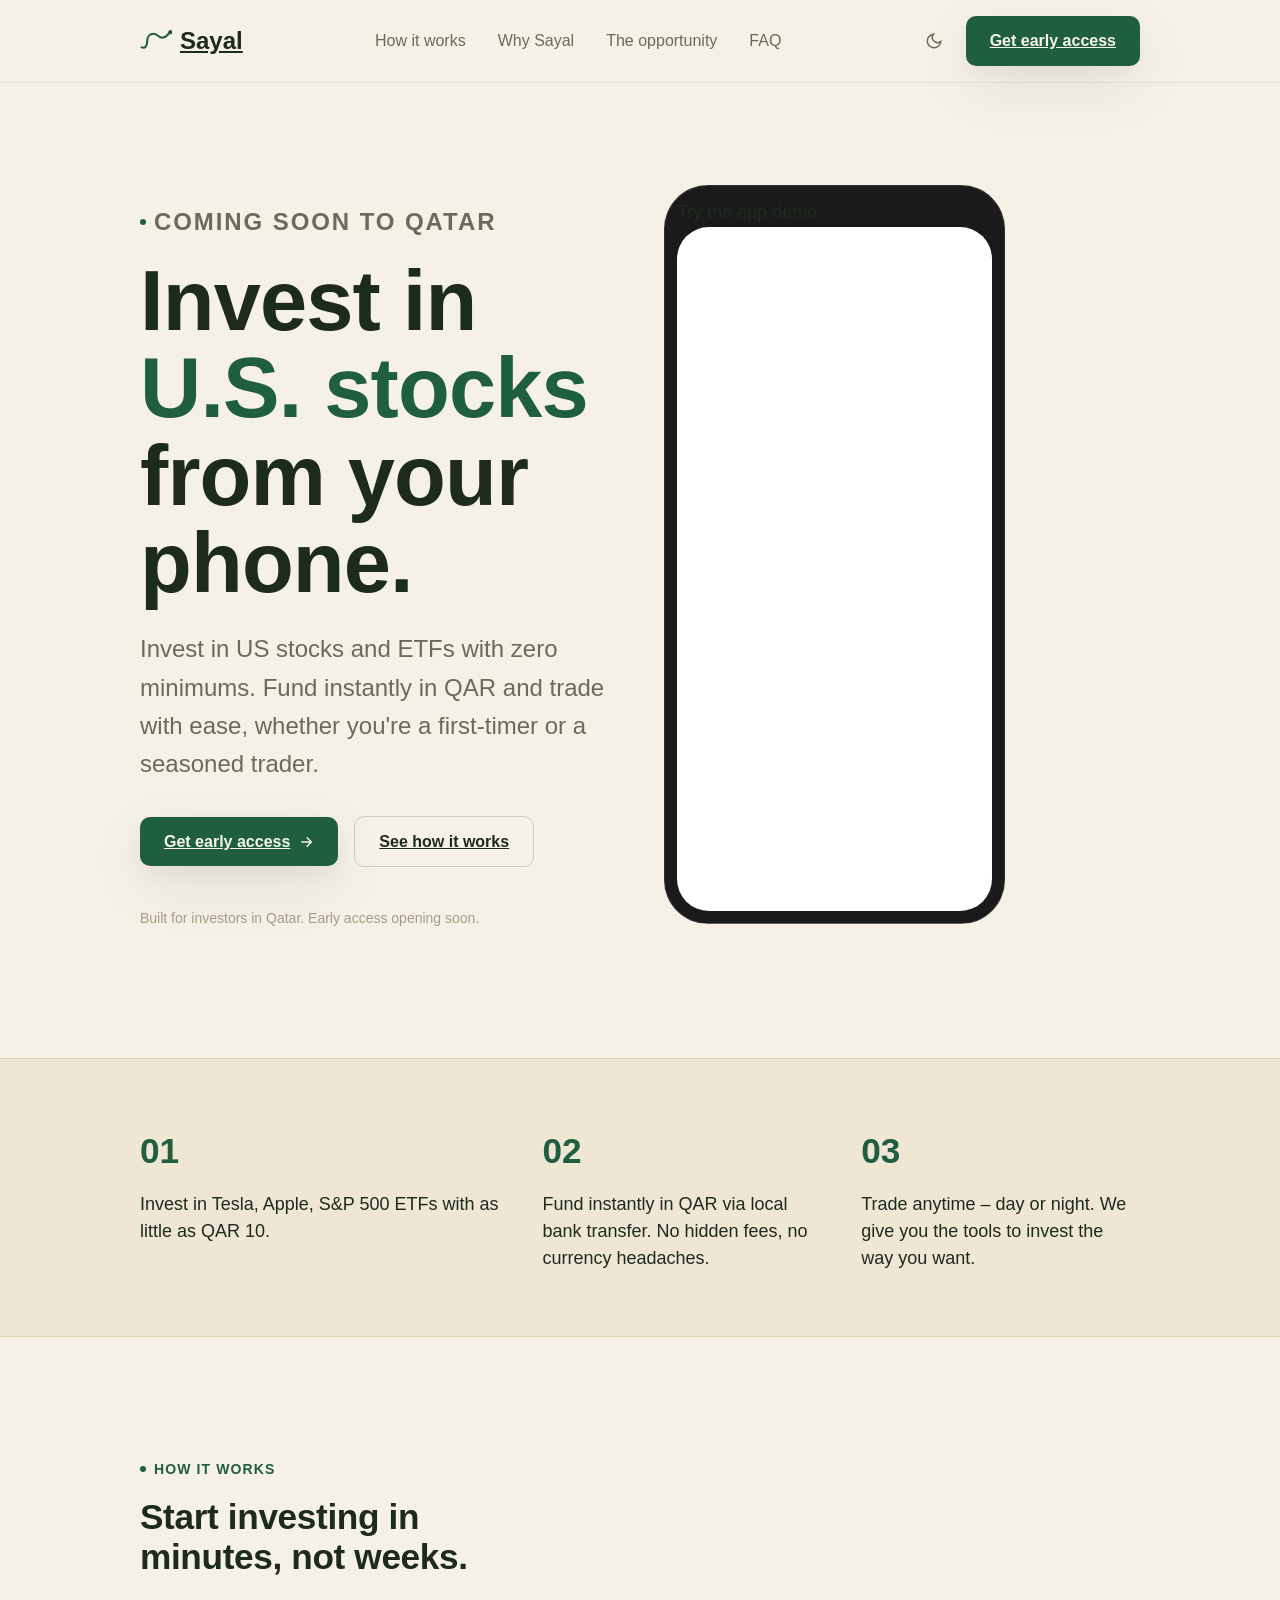
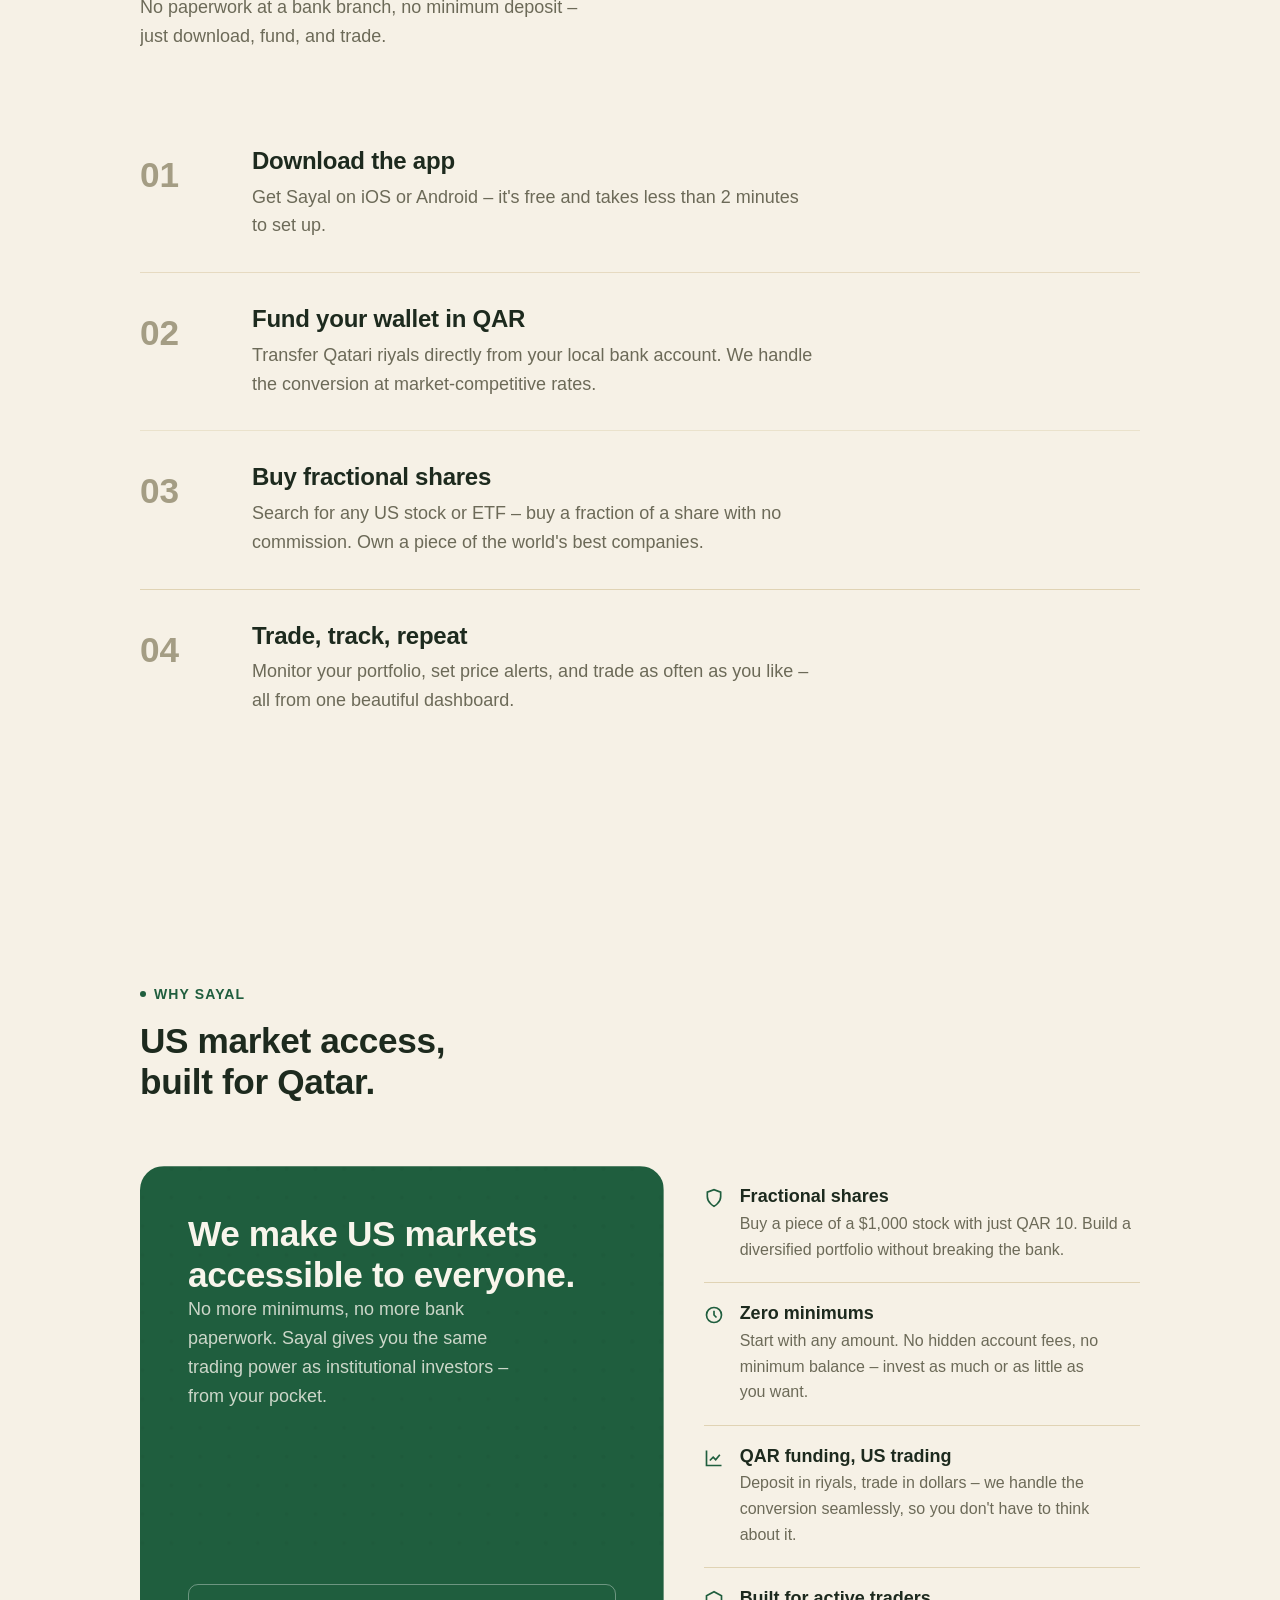
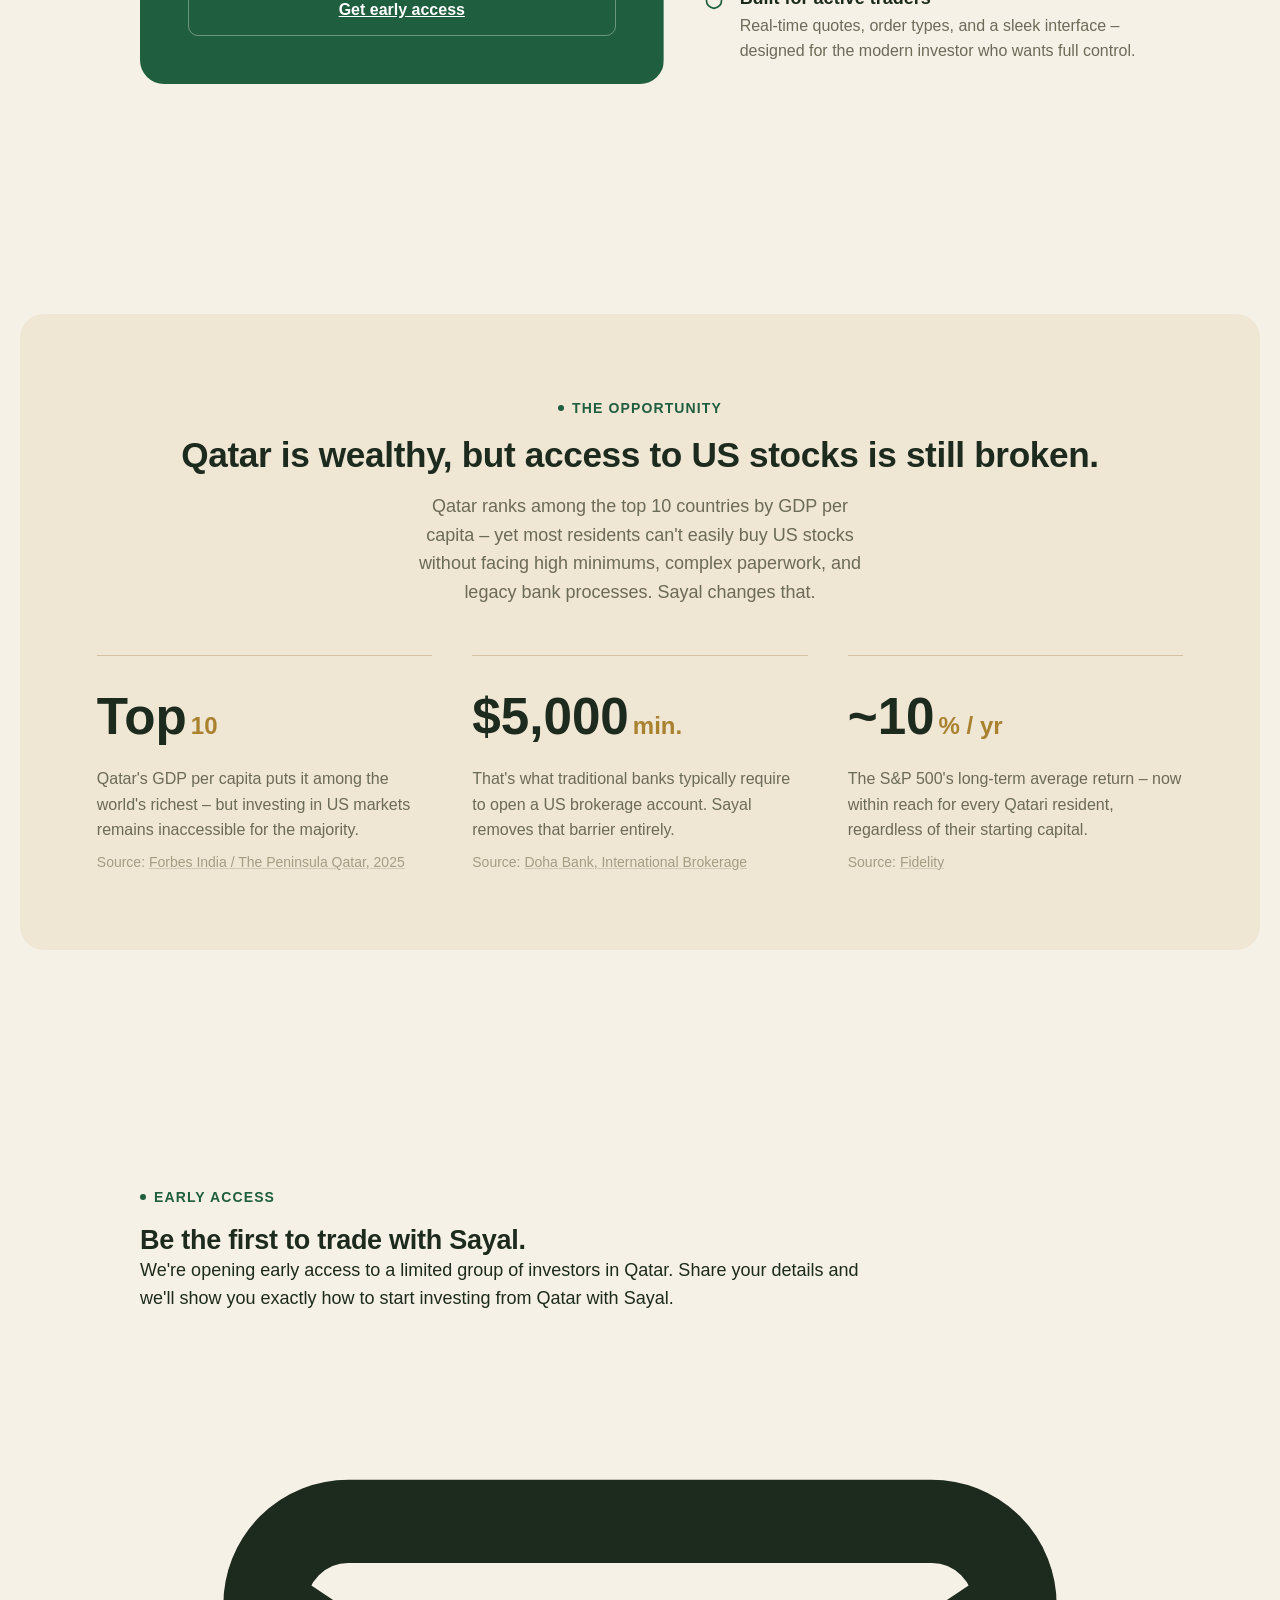
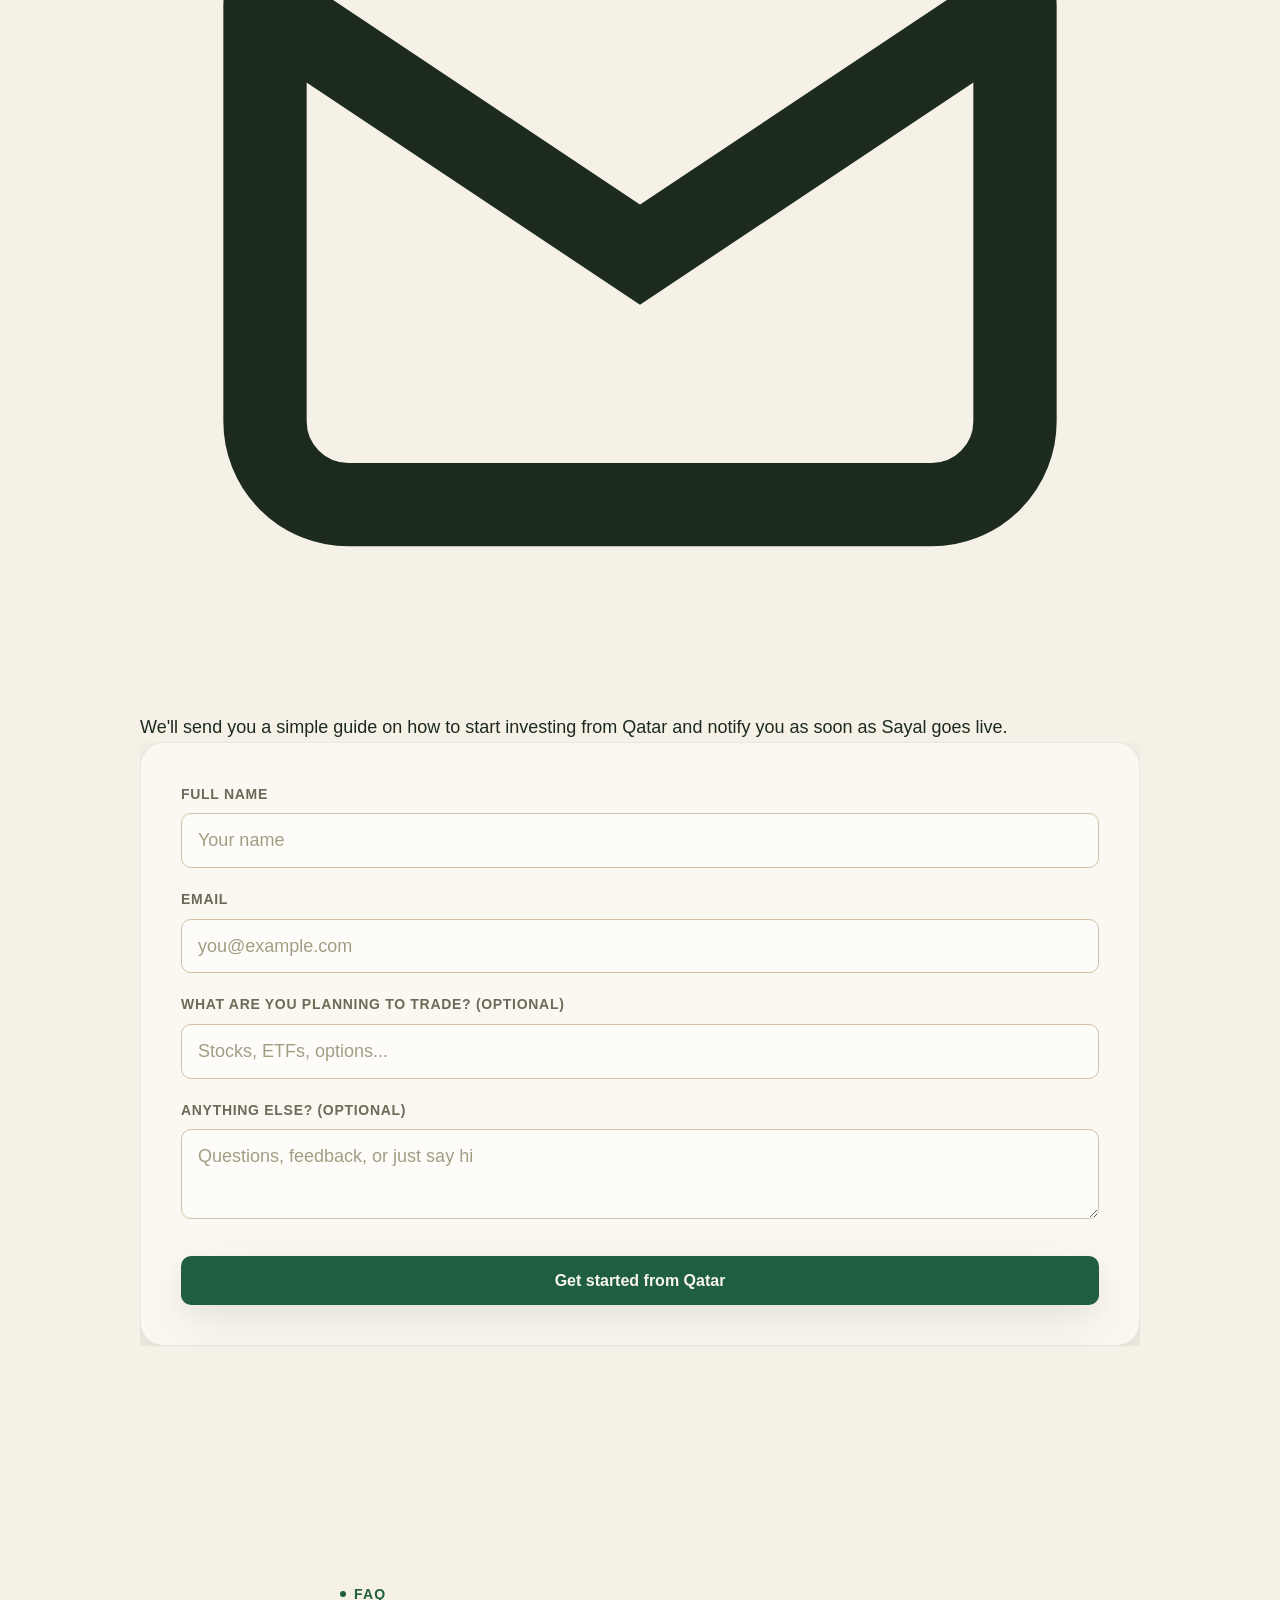
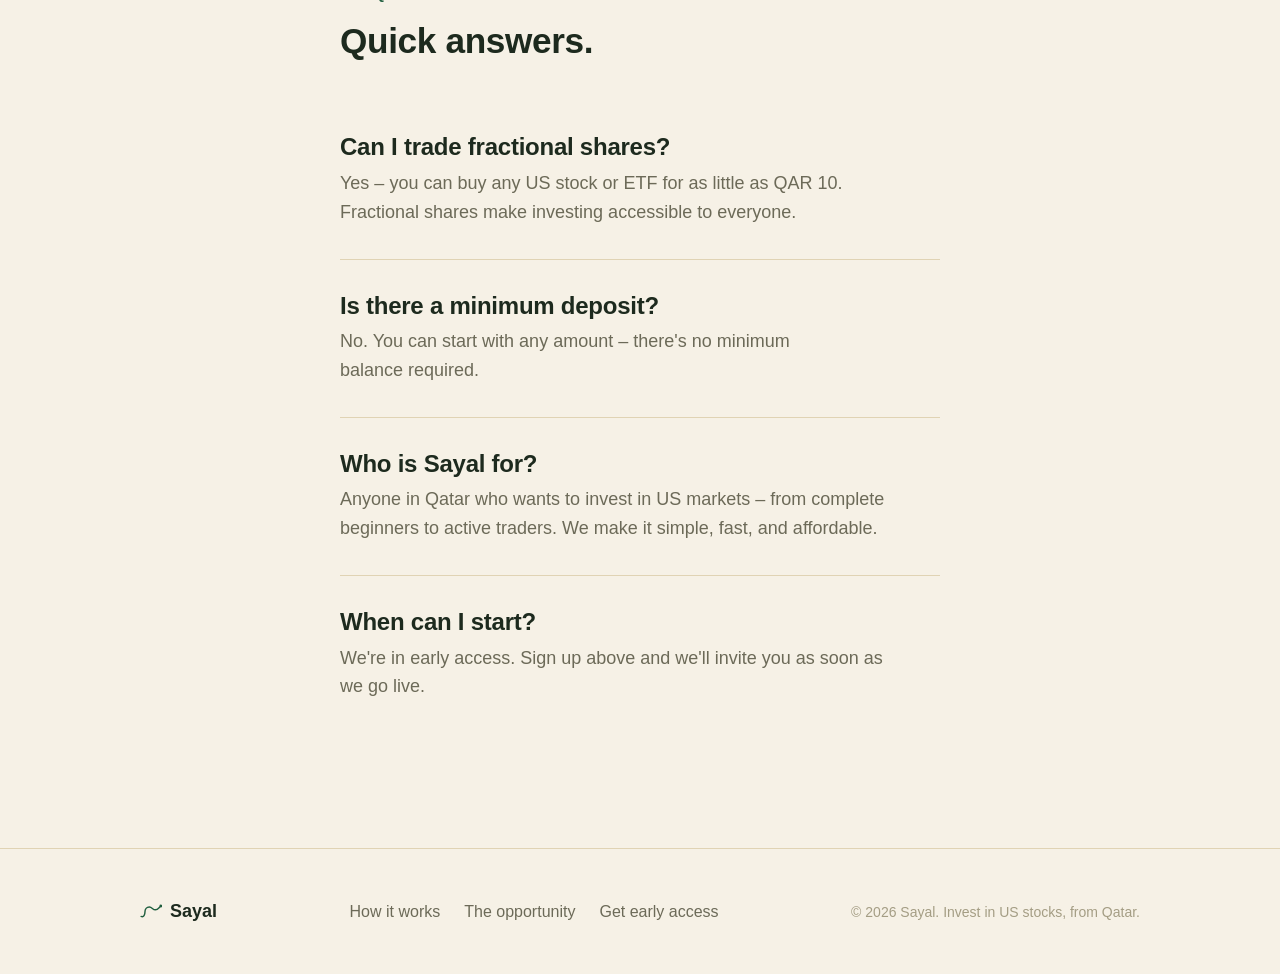
<file: sayal-index.html>
<!doctype html>
<html lang="en">
<head>
  <meta charset="UTF-8" />
  <meta name="viewport" content="width=device-width, initial-scale=1.0" />
  <title>Sayal — Invest in U.S. stocks, from Qatar</title>
  <meta name="description" content="Sayal lets Qatar residents buy fractional shares of US stocks & ETFs with zero minimums. Fund in QAR, trade with ease." />
  <meta property="og:title" content="Sayal — Invest in U.S. stocks, from Qatar" />
  <meta property="og:description" content="Fractional shares, no minimums, QAR funding. Built for everyday investors in Qatar." />
  <meta property="og:type" content="website" />

  <!-- Google Analytics (replace G-SFCYG6K8Q2) -->
  <script async src="https://www.googletagmanager.com/gtag/js?id=G-SFCYG6K8Q2"></script>
  <script>
    window.dataLayer = window.dataLayer || [];
    function gtag(){ dataLayer.push(arguments); }
    gtag('js', new Date());
    gtag('config', 'G-SFCYG6K8Q2');
  </script>

  <link rel="preconnect" href="https://api.fontshare.com" />
  <link rel="stylesheet" href="https://api.fontshare.com/v2/css?f[]=cabinet-grotesk@800,700,500&f[]=satoshi@400,500,700&display=swap" />

  <link rel="icon" type="image/svg+xml" href="data:image/svg+xml,%3Csvg xmlns='http://www.w3.org/2000/svg' viewBox='0 0 40 28'%3E%3Cpath d='M2 22c5 2 7-3 7-8s3-9 8-9 6 5 11 5 6-4 10-7' stroke='%231F5E3E' stroke-width='3' fill='none' stroke-linecap='round' stroke-linejoin='round'/%3E%3Ccircle cx='38' cy='3' r='3' fill='%231F5E3E'/%3E%3C/svg%3E" />

  <link rel="stylesheet" href="./base.css" />
  <link rel="stylesheet" href="./style.css" />
</head>
<body>
  <a href="#main" class="skip-link">Skip to content</a>

  <!-- Icon sprite defs (patterns) -->
  <svg width="0" height="0" style="position:absolute">
    <defs>
      <pattern id="dot-grid" width="22" height="22" patternUnits="userSpaceOnUse">
        <circle cx="2" cy="2" r="1.4" fill="currentColor" opacity="0.35" />
      </pattern>
    </defs>
  </svg>

  <header class="site-header" data-header>
    <nav class="nav container" aria-label="Primary">
      <a href="#main" class="logo" aria-label="Sayal home">
        <svg viewBox="0 0 40 28" fill="none" aria-hidden="true">
          <path d="M2 22c5 2 7-3 7-8s3-9 8-9 6 5 11 5 6-4 10-7" stroke="currentColor" stroke-width="2.6" stroke-linecap="round" stroke-linejoin="round" />
          <circle cx="38" cy="3" r="2.6" fill="currentColor" />
        </svg>
        Sayal
      </a>

      <div class="nav-links">
        <a href="#how-it-works">How it works</a>
        <a href="#why-sayal">Why Sayal</a>
        <a href="#opportunity">The opportunity</a>
        <a href="#faq">FAQ</a>
      </div>

      <div class="nav-actions">
        <button class="theme-toggle" data-theme-toggle aria-label="Switch to dark mode">
          <svg viewBox="0 0 24 24" fill="none" stroke="currentColor" stroke-width="2" aria-hidden="true"><path d="M21 12.79A9 9 0 1 1 11.21 3 7 7 0 0 0 21 12.79z"/></svg>
        </button>
        <a href="#early-access" class="btn btn-primary">Get early access</a>
        <button class="nav-toggle" data-menu-toggle aria-label="Open menu" aria-expanded="false">
          <svg viewBox="0 0 24 24" fill="none" stroke="currentColor" stroke-width="2" aria-hidden="true"><line x1="4" y1="7" x2="20" y2="7"/><line x1="4" y1="12" x2="20" y2="12"/><line x1="4" y1="17" x2="20" y2="17"/></svg>
        </button>
      </div>
    </nav>
  </header>
  <div class="mobile-menu" data-mobile-menu>
    <a href="#how-it-works" data-menu-link>How it works</a>
    <a href="#why-sayal" data-menu-link>Why Sayal</a>
    <a href="#opportunity" data-menu-link>The opportunity</a>
    <a href="#faq" data-menu-link>FAQ</a>
    <a href="#early-access" class="btn btn-primary" data-menu-link>Get early access</a>
  </div>

  <main id="main">
    <!-- ================= HERO with REAL iPhone + App ================= -->
    <section class="hero">
      <div class="container hero-grid">
        <div class="hero-copy">
          <p class="eyebrow">Coming soon to Qatar</p>
          <h1>Invest in <em>U.S. stocks</em> from your phone.</h1>
          <p>
            Invest in US stocks and ETFs with zero minimums. Fund instantly in QAR and trade with ease, whether you're a first‑timer or a seasoned trader.
          </p>
          <div class="hero-actions">
            <a href="#early-access" class="btn btn-primary">
              Get early access
              <svg viewBox="0 0 24 24" fill="none" stroke="currentColor" stroke-width="2" aria-hidden="true"><path d="M5 12h14M13 5l7 7-7 7"/></svg>
            </a>
            <a href="#how-it-works" class="btn btn-secondary">See how it works</a>
          </div>
          <div class="hero-trust">
            <span>Built for investors in Qatar. Early access opening soon.</span>
          </div>
        </div>

        <!-- iPhone 15 Pro frame with iframe to your app -->
        <div class="hero-iphone" data-reveal>
          <div class="iphone-frame">
            <div class="iphone-notch"></div>
            <div class="demo-overlay">Try the app demo</div>
            <div class="iphone-screen">
              <iframe src="http://localhost:56629/" frameborder="0" allow="geolocation; microphone; camera; midi; encrypted-media" loading="lazy"></iframe>
            </div>
            <div class="iphone-home-indicator"></div>
          </div>
        </div>
      </div>
    </section>

    <!-- ================= VALUE STRIP ================= -->
    <section class="value-strip">
      <div class="container value-strip-grid" data-reveal="stagger">
        <div class="value-item">
          <span class="value-number">01</span>
          <p>Invest in Tesla, Apple, S&P 500 ETFs with as little as QAR 10.</p>
        </div>
        <div class="value-item">
          <span class="value-number">02</span>
          <p>Fund instantly in QAR via local bank transfer. No hidden fees, no currency headaches.</p>
        </div>
        <div class="value-item">
          <span class="value-number">03</span>
          <p>Trade anytime – day or night. We give you the tools to invest the way you want.</p>
        </div>
      </div>
    </section>

    <!-- ================= HOW IT WORKS ================= -->
    <section id="how-it-works">
      <div class="container">
        <p class="eyebrow">How it works</p>
        <h2 class="section-title" data-reveal>Start investing in minutes, not weeks.</h2>
        <p class="section-lede" data-reveal>No paperwork at a bank branch, no minimum deposit – just download, fund, and trade.</p>

        <div class="steps" data-reveal="stagger">
          <div class="step">
            <span class="step-index">01</span>
            <div class="step-body">
              <h3>Download the app</h3>
              <p>Get Sayal on iOS or Android – it's free and takes less than 2 minutes to set up.</p>
            </div>
          </div>
          <div class="step">
            <span class="step-index">02</span>
            <div class="step-body">
              <h3>Fund your wallet in QAR</h3>
              <p>Transfer Qatari riyals directly from your local bank account. We handle the conversion at market‑competitive rates.</p>
            </div>
          </div>
          <div class="step">
            <span class="step-index">03</span>
            <div class="step-body">
              <h3>Buy fractional shares</h3>
              <p>Search for any US stock or ETF – buy a fraction of a share with no commission. Own a piece of the world's best companies.</p>
            </div>
          </div>
          <div class="step">
            <span class="step-index">04</span>
            <div class="step-body">
              <h3>Trade, track, repeat</h3>
              <p>Monitor your portfolio, set price alerts, and trade as often as you like – all from one beautiful dashboard.</p>
            </div>
          </div>
        </div>
      </div>
    </section>

    <!-- ================= WHY SAYAL ================= -->
    <section id="why-sayal">
      <div class="container">
        <p class="eyebrow">Why Sayal</p>
        <h2 class="section-title" data-reveal>US market access, built for Qatar.</h2>

        <div class="why-grid">
          <div class="why-callout" data-reveal>
            <svg class="why-callout-pattern" viewBox="0 0 400 300" fill="none" aria-hidden="true">
              <rect width="400" height="300" fill="url(#dot-grid)" style="color: var(--color-text-inverse)" />
            </svg>
            <div>
              <h3>We make US markets accessible to everyone.</h3>
              <p>No more minimums, no more bank paperwork. Sayal gives you the same trading power as institutional investors – from your pocket.</p>
            </div>
            <a href="#early-access" class="btn btn-secondary btn-why-callout">Get early access</a>
          </div>

          <div class="why-list">
            <div class="why-list-item">
              <svg viewBox="0 0 24 24" fill="none" stroke="currentColor" stroke-width="2" aria-hidden="true"><path d="M12 22s8-4.5 8-11.5V5l-8-3-8 3v5.5C4 17.5 12 22 12 22Z"/></svg>
              <div>
                <h4>Fractional shares</h4>
                <p>Buy a piece of a $1,000 stock with just QAR 10. Build a diversified portfolio without breaking the bank.</p>
              </div>
            </div>
            <div class="why-list-item">
              <svg viewBox="0 0 24 24" fill="none" stroke="currentColor" stroke-width="2" aria-hidden="true"><circle cx="12" cy="12" r="9"/><path d="M12 7v5l3 3"/></svg>
              <div>
                <h4>Zero minimums</h4>
                <p>Start with any amount. No hidden account fees, no minimum balance – invest as much or as little as you want.</p>
              </div>
            </div>
            <div class="why-list-item">
              <svg viewBox="0 0 24 24" fill="none" stroke="currentColor" stroke-width="2" aria-hidden="true"><path d="M3 3v18h18M7 15l4-4 3 3 5-6"/></svg>
              <div>
                <h4>QAR funding, US trading</h4>
                <p>Deposit in riyals, trade in dollars – we handle the conversion seamlessly, so you don't have to think about it.</p>
              </div>
            </div>
            <div class="why-list-item">
              <svg viewBox="0 0 24 24" fill="none" stroke="currentColor" stroke-width="2" aria-hidden="true"><path d="M12 2 3 7v6c0 5 4 8 9 9 5-1 9-4 9-9V7l-9-5Z"/></svg>
              <div>
                <h4>Built for active traders</h4>
                <p>Real‑time quotes, order types, and a sleek interface – designed for the modern investor who wants full control.</p>
              </div>
            </div>
          </div>
        </div>
      </div>
    </section>

    <!-- ================= OPPORTUNITY ================= -->
    <section id="opportunity">
      <div class="opportunity container--wide">
        <div class="opportunity-inner">
          <p class="eyebrow">The opportunity</p>
          <h2 class="section-title" data-reveal>Qatar is wealthy, but access to US stocks is still broken.</h2>
          <p class="section-lede" data-reveal>Qatar ranks among the top 10 countries by GDP per capita – yet most residents can't easily buy US stocks without facing high minimums, complex paperwork, and legacy bank processes. Sayal changes that.</p>

          <div class="opportunity-grid" data-reveal="stagger">
            <div class="stat">
              <div class="stat-number">Top<span class="unit">10</span></div>
              <p>Qatar's GDP per capita puts it among the world's richest – but investing in US markets remains inaccessible for the majority.</p>
              <cite>Source: <a href="https://thepeninsulaqatar.com/article/19/12/2025/qatar-consolidates-position-among-forbes-wealthiest-nations-list" target="_blank" rel="noopener noreferrer">Forbes India / The Peninsula Qatar, 2025</a></cite>
            </div>
            <div class="stat">
              <div class="stat-number">$5,000<span class="unit">min.</span></div>
              <p>That's what traditional banks typically require to open a US brokerage account. Sayal removes that barrier entirely.</p>
              <cite>Source: <a href="https://www.dohabank.com.qa/treasury-and-investments/international-brokerage/" target="_blank" rel="noopener noreferrer">Doha Bank, International Brokerage</a></cite>
            </div>
            <div class="stat">
              <div class="stat-number">~10<span class="unit">% / yr</span></div>
              <p>The S&P 500's long‑term average return – now within reach for every Qatari resident, regardless of their starting capital.</p>
              <cite>Source: <a href="https://www.fidelity.com/learning-center/trading-investing/sp-500-average-return" target="_blank" rel="noopener noreferrer">Fidelity</a></cite>
            </div>
          </div>
        </div>
      </div>
    </section>

    <!-- ================= EARLY ACCESS ================= -->
    <section id="early-access">
      <div class="container early-access-grid">
        <div class="early-access-copy" data-reveal>
          <p class="eyebrow">Early access</p>
          <h2>Be the first to trade with Sayal.</h2>
          <p>We're opening early access to a limited group of investors in Qatar. Share your details and we'll show you exactly how to start investing from Qatar with Sayal.</p>
          <div class="early-access-note">
            <svg viewBox="0 0 24 24" fill="none" stroke="currentColor" stroke-width="2" aria-hidden="true"><rect x="3" y="5" width="18" height="14" rx="2"/><path d="m3 7 9 6 9-6"/></svg>
            <span>We'll send you a simple guide on how to start investing from Qatar and notify you as soon as Sayal goes live.</span>
          </div>
        </div>

        <div class="form-card" data-reveal>
          <form id="interest-form" action="https://formspree.io/f/xwleypvo" method="POST">
            <div class="form-row">
              <label for="name">Full name</label>
              <input type="text" id="name" name="name" placeholder="Your name" required />
            </div>
            <div class="form-row">
              <label for="email">Email</label>
              <input type="email" id="email" name="email" placeholder="you@example.com" required />
            </div>
            <div class="form-row">
              <label for="goal">What are you planning to trade? (optional)</label>
              <input type="text" id="goal" name="goal" placeholder="Stocks, ETFs, options..." />
            </div>
            <div class="form-row">
              <label for="message">Anything else? (optional)</label>
              <textarea id="message" name="message" placeholder="Questions, feedback, or just say hi"></textarea>
            </div>

            <button type="submit" class="btn btn-primary form-submit">
              <span>Get started from Qatar</span>
            </button>
          </form>

        </div>
      </div>
    </section>

    <!-- ================= FAQ ================= -->
    <section id="faq">
      <div class="container container--narrow">
        <p class="eyebrow">FAQ</p>
        <h2 class="section-title" data-reveal>Quick answers.</h2>
        <div class="steps" data-reveal="stagger" style="margin-top: var(--space-10)">
          <div class="step" style="grid-template-columns: 1fr;">
            <div class="step-body">
              <h3>Can I trade fractional shares?</h3>
              <p>Yes – you can buy any US stock or ETF for as little as QAR 10. Fractional shares make investing accessible to everyone.</p>
            </div>
          </div>
          <div class="step" style="grid-template-columns: 1fr;">
            <div class="step-body">
              <h3>Is there a minimum deposit?</h3>
              <p>No. You can start with any amount – there's no minimum balance required.</p>
            </div>
          </div>
          <div class="step" style="grid-template-columns: 1fr;">
            <div class="step-body">
              <h3>Who is Sayal for?</h3>
              <p>Anyone in Qatar who wants to invest in US markets – from complete beginners to active traders. We make it simple, fast, and affordable.</p>
            </div>
          </div>
          <div class="step" style="grid-template-columns: 1fr;">
            <div class="step-body">
              <h3>When can I start?</h3>
              <p>We're in early access. Sign up above and we'll invite you as soon as we go live.</p>
            </div>
          </div>
        </div>
      </div>
    </section>
  </main>

  <footer class="site-footer">
    <div class="container footer-grid">
      <div class="footer-brand">
        <svg viewBox="0 0 40 28" fill="none" aria-hidden="true">
          <path d="M2 22c5 2 7-3 7-8s3-9 8-9 6 5 11 5 6-4 10-7" stroke="currentColor" stroke-width="2.6" stroke-linecap="round" stroke-linejoin="round" />
          <circle cx="38" cy="3" r="2.6" fill="currentColor" />
        </svg>
        <span>Sayal</span>
      </div>
      <div class="footer-links">
        <a href="#how-it-works">How it works</a>
        <a href="#opportunity">The opportunity</a>
        <a href="#early-access">Get early access</a>
      </div>
      <p class="footer-meta">© 2026 Sayal. Invest in US stocks, from Qatar.</p>
    </div>
  </footer>

  <script src="./app.js" defer></script>
</body>
</html>
</file>
<file: base.css>
/* base.css — reset & foundational rules */
*,
*::before,
*::after {
  box-sizing: border-box;
  margin: 0;
  padding: 0;
}

html {
  -moz-text-size-adjust: none;
  -webkit-text-size-adjust: none;
  text-size-adjust: none;
  -webkit-font-smoothing: antialiased;
  -moz-osx-font-smoothing: grayscale;
  text-rendering: optimizeLegibility;
  scroll-behavior: smooth;
  hanging-punctuation: first last;
  scroll-padding-top: var(--space-16);
}

body {
  min-height: 100dvh;
  line-height: 1.6;
  font-family: var(--font-body, sans-serif);
  font-size: var(--text-base);
  color: var(--color-text);
  background-color: var(--color-bg);
}

img,
picture,
video,
canvas,
svg {
  display: block;
  max-width: 100%;
  height: auto;
}
ul[role='list'],
ol[role='list'] {
  list-style: none;
}
input,
button,
textarea,
select {
  font: inherit;
  color: inherit;
}

h1,
h2,
h3,
h4,
h5,
h6 {
  text-wrap: balance;
  line-height: 1.15;
}
p,
li,
figcaption {
  text-wrap: pretty;
  max-width: 72ch;
}

::selection {
  background: oklch(from var(--color-primary) l c h / 0.25);
  color: var(--color-text);
}

:focus-visible {
  outline: 2px solid var(--color-primary);
  outline-offset: 3px;
  border-radius: var(--radius-sm);
}

@media (prefers-reduced-motion: reduce) {
  *,
  *::before,
  *::after {
    animation-duration: 0.01ms !important;
    animation-iteration-count: 1 !important;
    transition-duration: 0.01ms !important;
    scroll-behavior: auto !important;
  }
}

button {
  cursor: pointer;
  background: none;
  border: none;
}
table {
  border-collapse: collapse;
  width: 100%;
}

a,
button,
[role='button'],
[role='link'],
input,
textarea,
select {
  transition:
    color var(--transition-interactive),
    background var(--transition-interactive),
    border-color var(--transition-interactive),
    box-shadow var(--transition-interactive);
}

.sr-only {
  position: absolute;
  width: 1px;
  height: 1px;
  padding: 0;
  margin: -1px;
  overflow: hidden;
  clip: rect(0, 0, 0, 0);
  white-space: nowrap;
  border-width: 0;
}
</file>
<file: style.css>
/* ==========================================================================
   SAYAL — Design Tokens
   ========================================================================== */

:root,
[data-theme='light'] {
  /* Surfaces — warm beige, sand-toned */
  --color-bg: #f6f1e6;
  --color-surface: #fbf8f1;
  --color-surface-2: #fdfcf9;
  --color-surface-offset: #efe6d4;
  --color-surface-offset-2: #e6d9bf;
  --color-surface-dynamic: #ddcda8;
  --color-divider: #e0d3b4;
  --color-border: #d3c1a1;

  /* Text — deep green-black ink */
  --color-text: #1d2a1e;
  --color-text-muted: #6c6a58;
  --color-text-faint: #a49d84;
  --color-text-inverse: #f8f5ec;

  /* Primary accent — deep forest green */
  --color-primary: #1f5e3e;
  --color-primary-hover: #164a30;
  --color-primary-active: #103924;
  --color-primary-highlight: #d7e2cd;

  /* Maroon */
  --color-maroon: #8B1A1A;

  /* Warning */
  --color-warning: #93531c;
  --color-warning-hover: #713e14;
  --color-warning-active: #4d2b0f;
  --color-warning-highlight: #e2d2c1;

  /* Error */
  --color-error: #9c3b3b;
  --color-error-hover: #7a2c2c;
  --color-error-active: #571f1f;
  --color-error-highlight: #e3d1cd;

  /* Success (reuses primary family for consistency) */
  --color-success: #2f7a4f;
  --color-success-hover: #205c3a;
  --color-success-active: #144228;
  --color-success-highlight: #d5e5d3;

  /* Gold — used sparingly for the "opportunity" stat highlight */
  --color-gold: #a9812f;
  --color-gold-hover: #8a6821;
  --color-gold-active: #6b4f18;
  --color-gold-highlight: #e9dfc4;

  /* Radius */
  --radius-sm: 0.375rem;
  --radius-md: 0.625rem;
  --radius-lg: 1rem;
  --radius-xl: 1.5rem;
  --radius-full: 9999px;

  /* Transitions */
  --transition-interactive: 180ms cubic-bezier(0.16, 1, 0.3, 1);
  --ease-out: cubic-bezier(0.16, 1, 0.3, 1);

  /* Shadows — soft (only used for cards, not for phone) */
  --shadow-soft: 0 20px 60px rgba(0,0,0,0.08), 0 8px 20px rgba(0,0,0,0.04);

  /* Content widths */
  --content-narrow: 640px;
  --content-default: 1040px;
  --content-wide: 1240px;
  --content-full: 100%;

  /* Fonts */
  --font-display: 'Cabinet Grotesk', 'General Sans', 'Helvetica Neue', sans-serif;
  --font-body: 'Satoshi', 'Inter', 'Helvetica Neue', sans-serif;
}

[data-theme='dark'] {
  --color-bg: #14170f;
  --color-surface: #191c14;
  --color-surface-2: #1d2117;
  --color-surface-offset: #20241a;
  --color-surface-offset-2: #262b1e;
  --color-surface-dynamic: #2d331f;
  --color-divider: #2b3020;
  --color-border: #383d27;

  --color-text: #eae4d3;
  --color-text-muted: #a5a08a;
  --color-text-faint: #6c6a56;
  --color-text-inverse: #1d2a1e;

  --color-primary: #7bc79a;
  --color-primary-hover: #91d3ac;
  --color-primary-active: #a6dfbe;
  --color-primary-highlight: #263626;

  --color-maroon: #B22222;

  --color-warning: #d99a5f;
  --color-warning-hover: #e2ac78;
  --color-warning-active: #ebc196;
  --color-warning-highlight: #3c3020;

  --color-error: #cf8b8b;
  --color-error-hover: #daa4a4;
  --color-error-active: #e5bdbd;
  --color-error-highlight: #3a2626;

  --color-success: #86c99f;
  --color-success-hover: #9dd4b1;
  --color-success-active: #b4dfc4;
  --color-success-highlight: #24352a;

  --color-gold: #d3ac5c;
  --color-gold-hover: #ddbd7c;
  --color-gold-active: #e7ce9d;
  --color-gold-highlight: #3a3120;

  --shadow-soft: 0 20px 60px rgba(0,0,0,0.25);
}

/* ==========================================================================
   Type Scale
   ========================================================================== */

:root {
  --text-xs: clamp(0.75rem, 0.7rem + 0.25vw, 0.875rem);
  --text-sm: clamp(0.875rem, 0.8rem + 0.35vw, 1rem);
  --text-base: clamp(1rem, 0.95rem + 0.25vw, 1.125rem);
  --text-lg: clamp(1.125rem, 1rem + 0.75vw, 1.5rem);
  --text-xl: clamp(1.5rem, 1.2rem + 1.25vw, 2.25rem);
  --text-2xl: clamp(2rem, 1.2rem + 2.5vw, 3.25rem);
  --text-3xl: clamp(2.5rem, 1rem + 4vw, 4.5rem);
  --text-hero: clamp(2.75rem, 0.5rem + 6vw, 6.5rem);

  /* 4px spacing system */
  --space-1: 0.25rem;
  --space-2: 0.5rem;
  --space-3: 0.75rem;
  --space-4: 1rem;
  --space-5: 1.25rem;
  --space-6: 1.5rem;
  --space-8: 2rem;
  --space-10: 2.5rem;
  --space-12: 3rem;
  --space-16: 4rem;
  --space-20: 5rem;
  --space-24: 6rem;
  --space-32: 8rem;
}

/* ==========================================================================
   Layout Primitives
   ========================================================================== */

.container {
  max-width: var(--content-default);
  margin-inline: auto;
  padding-inline: var(--space-5);
}
.container--wide {
  max-width: var(--content-wide);
  margin-inline: auto;
  padding-inline: var(--space-5);
}
.container--narrow {
  max-width: var(--content-narrow);
}

section {
  padding-block: clamp(var(--space-16), 9vw, var(--space-32));
}

.eyebrow {
  display: inline-flex;
  align-items: center;
  gap: var(--space-2);
  font-family: var(--font-body);
  font-size: var(--text-xs);
  font-weight: 600;
  letter-spacing: 0.08em;
  text-transform: uppercase;
  color: var(--color-primary);
  margin-bottom: var(--space-4);
}
.eyebrow::before {
  content: '';
  width: 6px;
  height: 6px;
  border-radius: var(--radius-full);
  background: var(--color-primary);
  flex-shrink: 0;
}

h1,
h2,
h3 {
  font-family: var(--font-display);
  color: var(--color-text);
  letter-spacing: -0.01em;
}

.section-title {
  font-size: var(--text-xl);
  font-weight: 700;
  max-width: 24ch;
}

.section-lede {
  font-size: var(--text-base);
  color: var(--color-text-muted);
  max-width: 46ch;
  margin-top: var(--space-4);
}

/* ==========================================================================
   Skip Link
   ========================================================================== */

.skip-link {
  position: absolute;
  left: var(--space-4);
  top: -60px;
  z-index: 100;
  background: var(--color-primary);
  color: var(--color-text-inverse);
  padding: var(--space-2) var(--space-4);
  border-radius: var(--radius-md);
  font-size: var(--text-sm);
  font-weight: 600;
  transition: top var(--transition-interactive);
}
.skip-link:focus-visible {
  top: var(--space-4);
}

/* ==========================================================================
   Header
   ========================================================================== */

.site-header {
  position: sticky;
  top: 0;
  z-index: 50;
  background: oklch(from var(--color-bg) l c h / 0.82);
  backdrop-filter: blur(14px);
  border-bottom: 1px solid oklch(from var(--color-text) l c h / 0.08);
  transition:
    transform 0.35s var(--ease-out),
    box-shadow 0.35s var(--ease-out);
}
.site-header.is-hidden {
  transform: translateY(-100%);
}
.site-header.is-scrolled {
  box-shadow: var(--shadow-soft);
}

.nav {
  display: flex;
  align-items: center;
  justify-content: space-between;
  gap: var(--space-6);
  padding-block: var(--space-4);
}

.logo {
  display: flex;
  align-items: center;
  gap: var(--space-2);
  font-family: var(--font-display);
  font-weight: 700;
  font-size: var(--text-lg);
  color: var(--color-text);
  flex-shrink: 0;
}
.logo svg {
  width: 32px;
  height: 32px;
  color: var(--color-primary);
}

.nav-links {
  display: flex;
  align-items: center;
  gap: var(--space-8);
}
.nav-links a {
  font-size: var(--text-sm);
  font-weight: 500;
  color: var(--color-text-muted);
  text-decoration: none;
}
.nav-links a:hover {
  color: var(--color-text);
}

.nav-actions {
  display: flex;
  align-items: center;
  gap: var(--space-3);
}

.nav-toggle {
  display: none;
}

.theme-toggle {
  display: inline-flex;
  align-items: center;
  justify-content: center;
  width: 40px;
  height: 40px;
  border-radius: var(--radius-full);
  color: var(--color-text-muted);
}
.theme-toggle:hover {
  background: var(--color-surface-offset);
  color: var(--color-text);
}
.theme-toggle svg {
  width: 18px;
  height: 18px;
}

/* ==========================================================================
   Buttons
   ========================================================================== */

.btn {
  display: inline-flex;
  align-items: center;
  justify-content: center;
  gap: var(--space-2);
  font-family: var(--font-body);
  font-size: var(--text-sm);
  font-weight: 600;
  padding: var(--space-3) var(--space-6);
  border-radius: var(--radius-md);
  white-space: nowrap;
  min-height: 44px;
}
.btn-primary {
  background: var(--color-primary);
  color: var(--color-text-inverse);
  box-shadow: var(--shadow-soft);
}
.btn-primary:hover {
  background: var(--color-primary-hover);
  box-shadow: var(--shadow-soft);
  transform: translateY(-1px);
}
.btn-primary:active {
  transform: translateY(0);
  background: var(--color-primary-active);
}
.btn-secondary {
  background: transparent;
  color: var(--color-text);
  border: 1px solid oklch(from var(--color-text) l c h / 0.18);
}
.btn-secondary:hover {
  background: var(--color-surface-offset);
  border-color: oklch(from var(--color-text) l c h / 0.3);
}
.btn-ghost {
  background: transparent;
  color: var(--color-primary);
  padding: var(--space-3) var(--space-2);
}
.btn-ghost:hover {
  color: var(--color-primary-hover);
}
.btn svg {
  width: 16px;
  height: 16px;
}

/* ==========================================================================
   Hero
   ========================================================================== */

.hero {
  position: relative;
  padding-top: clamp(var(--space-16), 10vw, var(--space-24));
  padding-bottom: clamp(var(--space-20), 10vw, var(--space-32));
  overflow: hidden;
}

.hero-grid {
  display: grid;
  grid-template-columns: 1fr 1fr;
  gap: var(--space-12);
  align-items: center;
}

.hero-copy h1 {
  font-size: var(--text-hero);
  font-weight: 700;
  line-height: 1.03;
}
.hero-copy h1 em {
  font-style: normal;
  color: var(--color-primary);
}

.hero-copy p {
  font-size: var(--text-lg);
  color: var(--color-text-muted);
  margin-top: var(--space-6);
  max-width: 42ch;
}

.hero-actions {
  display: flex;
  align-items: center;
  gap: var(--space-4);
  margin-top: var(--space-8);
  flex-wrap: wrap;
}

.hero-trust {
  display: flex;
  align-items: center;
  gap: var(--space-3);
  margin-top: var(--space-10);
  font-size: var(--text-xs);
  color: var(--color-text-faint);
}

.hero-visual {
  position: relative;
  aspect-ratio: 1 / 1.05;
}
.hero-visual svg {
  width: 100%;
  height: 100%;
}

.hero-card {
  position: absolute;
  bottom: 6%;
  left: 4%;
  background: var(--color-surface);
  border: 1px solid oklch(from var(--color-text) l c h / 0.08);
  border-radius: var(--radius-lg);
  box-shadow: var(--shadow-soft);
  padding: var(--space-4) var(--space-5);
  display: flex;
  align-items: center;
  gap: var(--space-3);
  max-width: 220px;
}
.hero-card-icon {
  width: 36px;
  height: 36px;
  border-radius: var(--radius-md);
  background: var(--color-primary-highlight);
  color: var(--color-primary);
  display: flex;
  align-items: center;
  justify-content: center;
  flex-shrink: 0;
}
.hero-card-icon svg {
  width: 18px;
  height: 18px;
}
.hero-card strong {
  display: block;
  font-size: var(--text-sm);
  color: var(--color-text);
}
.hero-card span {
  font-size: var(--text-xs);
  color: var(--color-text-muted);
}

/* ==========================================================================
   Demo Section
   ========================================================================== */

.demo-section {
  padding-top: 0;
  padding-bottom: clamp(var(--space-16), 8vw, var(--space-24));
}

.demo-wrapper {
  text-align: center;
}

.demo-header-text {
  margin-bottom: var(--space-12);
}

.demo-note {
  margin-top: var(--space-6);
  max-width: 56ch;
  margin-inline: auto;
  padding: var(--space-3) var(--space-5);
  background: var(--color-surface-offset);
  border-radius: var(--radius-md);
  border: 1px solid var(--color-divider);
  font-size: var(--text-sm);
  color: var(--color-text-muted);
  text-align: center;
  line-height: 1.6;
}
.demo-note p {
  margin: 0;
  max-width: 100%;
}
.demo-note a {
  color: var(--color-primary) !important;
  font-weight: 600;
  text-decoration: none;
  border-bottom: 1px solid transparent;
  transition: border-color 0.2s;
}
.demo-note a:hover {
  border-bottom-color: var(--color-primary);
}

.demo-container {
  display: flex;
  flex-wrap: wrap;
  gap: var(--space-12);
  justify-content: center;
  align-items: center;
  margin-top: var(--space-8);
}

.iphone-frame {
  width: 100%;
  max-width: 341px;
  aspect-ratio: 9 / 19.5;
  background: #1a1a1a;
  border-radius: 44px;
  padding: 12px;
  position: relative;
  display: flex;
  flex-direction: column;
  border: 1px solid rgba(255,255,255,0.1);
  flex-shrink: 0;
}

.iphone-screen {
  flex: 1;
  border-radius: 32px;
  overflow: hidden;
  background: #fff;
}
.iphone-screen iframe {
  width: 100%;
  height: 100%;
  border: none;
  display: block;
}

.iphone-home-indicator {
  position: absolute;
  bottom: 12px;
  left: 50%;
  transform: translateX(-50%);
  width: 130px;
  height: 5px;
  background: rgba(255,255,255,0.2);
  border-radius: 10px;
}

.demo-features {
  flex: 1 1 300px;
  max-width: 400px;
  display: flex;
  flex-direction: column;
  gap: var(--space-6);
  text-align: left;
}

.demo-feature-item {
  display: flex;
  gap: var(--space-4);
  align-items: flex-start;
}
.demo-feature-item svg {
  width: 24px;
  height: 24px;
  color: var(--color-primary);
  flex-shrink: 0;
  margin-top: 2px;
}
.demo-feature-item strong {
  font-weight: 700;
  color: var(--color-text);
}
.demo-feature-item div {
  color: var(--color-text-muted);
}

/* ==========================================================================
   Value Strip
   ========================================================================== */

.value-strip {
  padding-block: var(--space-16);
  border-top: 1px solid var(--color-divider);
  border-bottom: 1px solid var(--color-divider);
  background: var(--color-surface-offset);
}
.value-strip-grid {
  display: grid;
  grid-template-columns: 1.3fr 1fr 1fr;
  gap: var(--space-10);
}
.value-item {
  display: flex;
  flex-direction: column;
  gap: var(--space-3);
}
.value-item .value-number {
  font-family: var(--font-display);
  font-size: var(--text-xl);
  color: var(--color-primary);
  font-weight: 700;
}
.value-item p {
  font-size: var(--text-base);
  color: var(--color-text);
  line-height: 1.5;
}

/* ==========================================================================
   How It Works
   ========================================================================== */

.steps {
  margin-top: var(--space-16);
  display: flex;
  flex-direction: column;
}
.step {
  display: grid;
  grid-template-columns: 80px 1fr;
  gap: var(--space-8);
  padding-block: var(--space-8);
  border-top: 1px solid var(--color-divider);
  align-items: start;
}
.step:first-child {
  border-top: none;
}
.step-index {
  font-family: var(--font-display);
  font-size: var(--text-xl);
  color: var(--color-text-faint);
  font-weight: 600;
}
.step-body h3 {
  font-size: var(--text-lg);
  font-weight: 700;
  margin-bottom: var(--space-2);
}
.step-body p {
  color: var(--color-text-muted);
  max-width: 56ch;
}

/* ==========================================================================
   Why Sayal
   ========================================================================== */

.why-grid {
  display: grid;
  grid-template-columns: 1.2fr 1fr;
  gap: var(--space-10);
  margin-top: var(--space-16);
  align-items: stretch;
}

.why-callout {
  background: var(--color-primary);
  color: var(--color-text-inverse);
  border-radius: var(--radius-xl);
  padding: clamp(var(--space-8), 5vw, var(--space-12));
  display: flex;
  flex-direction: column;
  justify-content: space-between;
  gap: var(--space-8);
  position: relative;
  overflow: hidden;
}
.why-callout h3 {
  font-size: var(--text-xl);
  color: var(--color-text-inverse);
  max-width: 20ch;
}
.why-callout p {
  color: oklch(from var(--color-text-inverse) l c h / 0.8);
  max-width: 34ch;
}
.why-callout-pattern {
  position: absolute;
  inset: 0;
  opacity: 0.14;
  pointer-events: none;
}

.btn-why-callout {
  color: #fff !important;
  border-color: rgba(255, 255, 255, 0.35) !important;
}
.btn-why-callout:hover {
  background: rgba(255, 255, 255, 0.15) !important;
  border-color: rgba(255, 255, 255, 0.5) !important;
  color: #fff !important;
}

.why-list {
  display: flex;
  flex-direction: column;
  gap: 0;
}
.why-list-item {
  display: flex;
  gap: var(--space-4);
  padding-block: var(--space-5);
  border-bottom: 1px solid var(--color-divider);
}
.why-list-item:last-child {
  border-bottom: none;
}
.why-list-item svg {
  width: 20px;
  height: 20px;
  color: var(--color-primary);
  flex-shrink: 0;
  margin-top: 2px;
}
.why-list-item h4 {
  font-family: var(--font-body);
  font-size: var(--text-base);
  font-weight: 700;
  color: var(--color-text);
  margin-bottom: var(--space-1);
}
.why-list-item p {
  font-size: var(--text-sm);
  color: var(--color-text-muted);
}

/* ==========================================================================
   Opportunity
   ========================================================================== */

.opportunity {
  background: var(--color-surface-offset);
  border-radius: var(--radius-xl);
  padding: clamp(var(--space-12), 6vw, var(--space-20));
}
.opportunity-inner {
  max-width: var(--content-wide);
  margin-inline: auto;
  text-align: center;
}
.opportunity-inner .section-title {
  max-width: none;
  margin-inline: auto;
}
.opportunity-inner .section-lede {
  margin-inline: auto;
}
.opportunity-grid {
  display: grid;
  grid-template-columns: 1fr 1fr 1fr;
  gap: var(--space-10);
  margin-top: var(--space-12);
  text-align: left;
}
.stat {
  border-top: 1px solid var(--color-border);
  padding-top: var(--space-5);
}
.stat-number {
  font-family: var(--font-display);
  font-size: var(--text-2xl);
  font-weight: 700;
  color: var(--color-text);
  display: flex;
  align-items: baseline;
  gap: var(--space-1);
}
.stat-number .unit {
  font-size: var(--text-lg);
  color: var(--color-gold);
}
.stat p {
  margin-top: var(--space-2);
  font-size: var(--text-sm);
  color: var(--color-text-muted);
}
.stat cite {
  display: block;
  margin-top: var(--space-2);
  font-size: var(--text-xs);
  font-style: normal;
  color: var(--color-text-faint);
}
.stat cite a {
  color: var(--color-text-faint);
  text-decoration: underline;
  text-decoration-color: oklch(from var(--color-text-faint) l c h / 0.4);
}

/* ==========================================================================
   Contact Section
   ========================================================================== */

.contact-grid {
  display: grid;
  grid-template-columns: 1fr 1fr;
  gap: var(--space-16);
  align-items: start;
}
.contact-copy h2 {
  font-size: var(--text-xl);
  max-width: 20ch;
}
.contact-copy p {
  color: var(--color-text-muted);
  margin-top: var(--space-4);
  max-width: 42ch;
}
.contact-note {
  display: flex;
  align-items: center;
  gap: var(--space-2);
  margin-top: var(--space-8);
  font-size: var(--text-sm);
  color: var(--color-text-muted);
}
.contact-note svg {
  width: 18px;
  height: 18px;
  color: var(--color-primary);
  flex-shrink: 0;
}
.contact-note a {
  color: var(--color-primary);
  font-weight: 600;
  text-decoration: none;
}
.contact-note a:hover {
  text-decoration: underline;
}

.form-card {
  background: var(--color-surface);
  border: 1px solid oklch(from var(--color-text) l c h / 0.08);
  border-radius: var(--radius-xl);
  padding: clamp(var(--space-6), 4vw, var(--space-10));
  box-shadow: var(--shadow-soft);
}

.form-row {
  margin-bottom: var(--space-5);
}
.form-row label {
  display: block;
  font-size: var(--text-xs);
  font-weight: 600;
  text-transform: uppercase;
  letter-spacing: 0.05em;
  color: var(--color-text-muted);
  margin-bottom: var(--space-2);
}
.form-row input,
.form-row textarea,
.form-row select {
  width: 100%;
  background: var(--color-surface-2);
  border: 1px solid var(--color-border);
  border-radius: var(--radius-md);
  padding: var(--space-3) var(--space-4);
  font-size: var(--text-base);
  color: var(--color-text);
}
.form-row input::placeholder,
.form-row textarea::placeholder {
  color: var(--color-text-faint);
}
.form-row input:focus-visible,
.form-row textarea:focus-visible,
.form-row select:focus-visible {
  outline: 2px solid var(--color-primary);
  outline-offset: 0;
  border-color: var(--color-primary);
}
.form-row textarea {
  resize: vertical;
  min-height: 90px;
}
.form-error {
  display: none;
  font-size: var(--text-xs);
  color: var(--color-error);
  margin-top: var(--space-2);
}
.form-row.has-error input,
.form-row.has-error textarea {
  border-color: var(--color-error);
}
.form-row.has-error .form-error {
  display: block;
}

.form-submit {
  width: 100%;
  justify-content: center;
  margin-top: var(--space-2);
}

.form-status {
  margin-top: var(--space-4);
  font-size: var(--text-sm);
  display: none;
  align-items: center;
  gap: var(--space-2);
  padding: var(--space-3) var(--space-4);
  border-radius: var(--radius-md);
}
.form-status.is-visible {
  display: flex;
}
.form-status.success {
  background: var(--color-primary-highlight);
  color: var(--color-primary-hover);
}
.form-status.error {
  background: var(--color-error-highlight);
  color: var(--color-error);
}
.form-status svg {
  width: 18px;
  height: 18px;
  flex-shrink: 0;
}

.honeypot {
  position: absolute;
  left: -9999px;
  width: 1px;
  height: 1px;
  opacity: 0;
}

.form-success {
  display: none;
  text-align: center;
  padding: var(--space-10) var(--space-4);
}
.form-success.is-visible {
  display: block;
}
.form-success-icon {
  width: 56px;
  height: 56px;
  border-radius: var(--radius-full);
  background: var(--color-primary-highlight);
  color: var(--color-primary);
  display: flex;
  align-items: center;
  justify-content: center;
  margin: 0 auto var(--space-5);
}
.form-success-icon svg {
  width: 26px;
  height: 26px;
}
.form-success h3 {
  font-size: var(--text-lg);
  margin-bottom: var(--space-2);
}
.form-success p {
  color: var(--color-text-muted);
  margin: 0 auto;
}

/* ==========================================================================
   Footer
   ========================================================================== */

.site-footer {
  border-top: 1px solid var(--color-divider);
  padding-block: var(--space-12);
}
.footer-grid {
  display: flex;
  align-items: center;
  justify-content: space-between;
  gap: var(--space-6);
  flex-wrap: wrap;
}
.footer-brand {
  display: flex;
  align-items: center;
  gap: var(--space-2);
}
.footer-brand svg {
  width: 22px;
  height: 22px;
  color: var(--color-primary);
}
.footer-brand span {
  font-family: var(--font-display);
  font-weight: 700;
  color: var(--color-text);
}
.footer-meta {
  font-size: var(--text-xs);
  color: var(--color-text-faint);
}
.footer-links {
  display: flex;
  gap: var(--space-6);
}
.footer-links a {
  font-size: var(--text-sm);
  color: var(--color-text-muted);
  text-decoration: none;
}
.footer-links a:hover {
  color: var(--color-text);
}

/* ==========================================================================
   Scroll Reveal
   ========================================================================== */

[data-reveal] {
  opacity: 0;
  clip-path: inset(12% 0 0 0);
  transition:
    opacity 0.7s var(--ease-out),
    clip-path 0.7s var(--ease-out);
}
[data-reveal].is-visible {
  opacity: 1;
  clip-path: inset(0 0 0 0);
}
[data-reveal='stagger'] > * {
  opacity: 0;
  clip-path: inset(12% 0 0 0);
  transition:
    opacity 0.6s var(--ease-out),
    clip-path 0.6s var(--ease-out);
}
[data-reveal='stagger'].is-visible > * {
  opacity: 1;
  clip-path: inset(0 0 0 0);
}
[data-reveal='stagger'].is-visible > *:nth-child(1) {
  transition-delay: 0ms;
}
[data-reveal='stagger'].is-visible > *:nth-child(2) {
  transition-delay: 90ms;
}
[data-reveal='stagger'].is-visible > *:nth-child(3) {
  transition-delay: 180ms;
}
[data-reveal='stagger'].is-visible > *:nth-child(4) {
  transition-delay: 270ms;
}

@media (prefers-reduced-motion: reduce) {
  [data-reveal],
  [data-reveal] > * {
    opacity: 1;
    clip-path: none;
  }
}

/* ==========================================================================
   Mobile Menu
   ========================================================================== */

.mobile-menu {
  display: none;
}

/* ==========================================================================
   Responsive
   ========================================================================== */

@media (max-width: 1024px) {
  .hero-grid {
    grid-template-columns: 1fr;
    gap: var(--space-10);
  }
  .hero-visual {
    order: -1;
    max-width: 420px;
    margin-inline: auto;
  }
  .value-strip-grid {
    grid-template-columns: 1fr;
    gap: var(--space-6);
  }
  .why-grid {
    grid-template-columns: 1fr;
  }
  .opportunity-grid {
    grid-template-columns: 1fr 1fr;
  }
  .contact-grid {
    grid-template-columns: 1fr;
    gap: var(--space-10);
  }
  .demo-container {
    flex-direction: column;
    align-items: center;
  }
}

@media (max-width: 768px) {
  .nav-links {
    display: none;
  }
  .nav-actions > .btn-primary {
    display: none;
  }
  .nav-toggle {
    display: inline-flex;
    align-items: center;
    justify-content: center;
    width: 40px;
    height: 40px;
    color: var(--color-text);
  }
  .nav-toggle svg {
    width: 22px;
    height: 22px;
  }
  .mobile-menu {
    position: fixed;
    inset: 0;
    top: 64px;
    background: var(--color-bg);
    z-index: 49;
    padding: var(--space-6) var(--space-5);
    transform: translateY(-8px);
    opacity: 0;
    pointer-events: none;
    transition: all 0.25s var(--ease-out);
  }
  .mobile-menu.is-open {
    display: flex;
    flex-direction: column;
    gap: var(--space-6);
    opacity: 1;
    transform: translateY(0);
    pointer-events: auto;
  }
  .mobile-menu a {
    font-size: var(--text-lg);
    font-family: var(--font-display);
    color: var(--color-text);
    text-decoration: none;
  }
  .step {
    grid-template-columns: 1fr;
    gap: var(--space-3);
  }
  .opportunity {
    margin-inline: var(--space-4);
    padding: clamp(var(--space-8), 4vw, var(--space-12));
  }
  .opportunity-grid {
    grid-template-columns: 1fr;
    gap: var(--space-8);
  }
  .footer-grid {
    flex-direction: column;
    align-items: flex-start;
  }
  .hero-card {
    display: none;
  }
  .iphone-frame {
    max-width: 280px;
  }
}

@media (max-width: 480px) {
  .value-strip-grid {
    grid-template-columns: 1fr;
  }
  .iphone-frame {
    max-width: 240px;
  }
}
</file>
